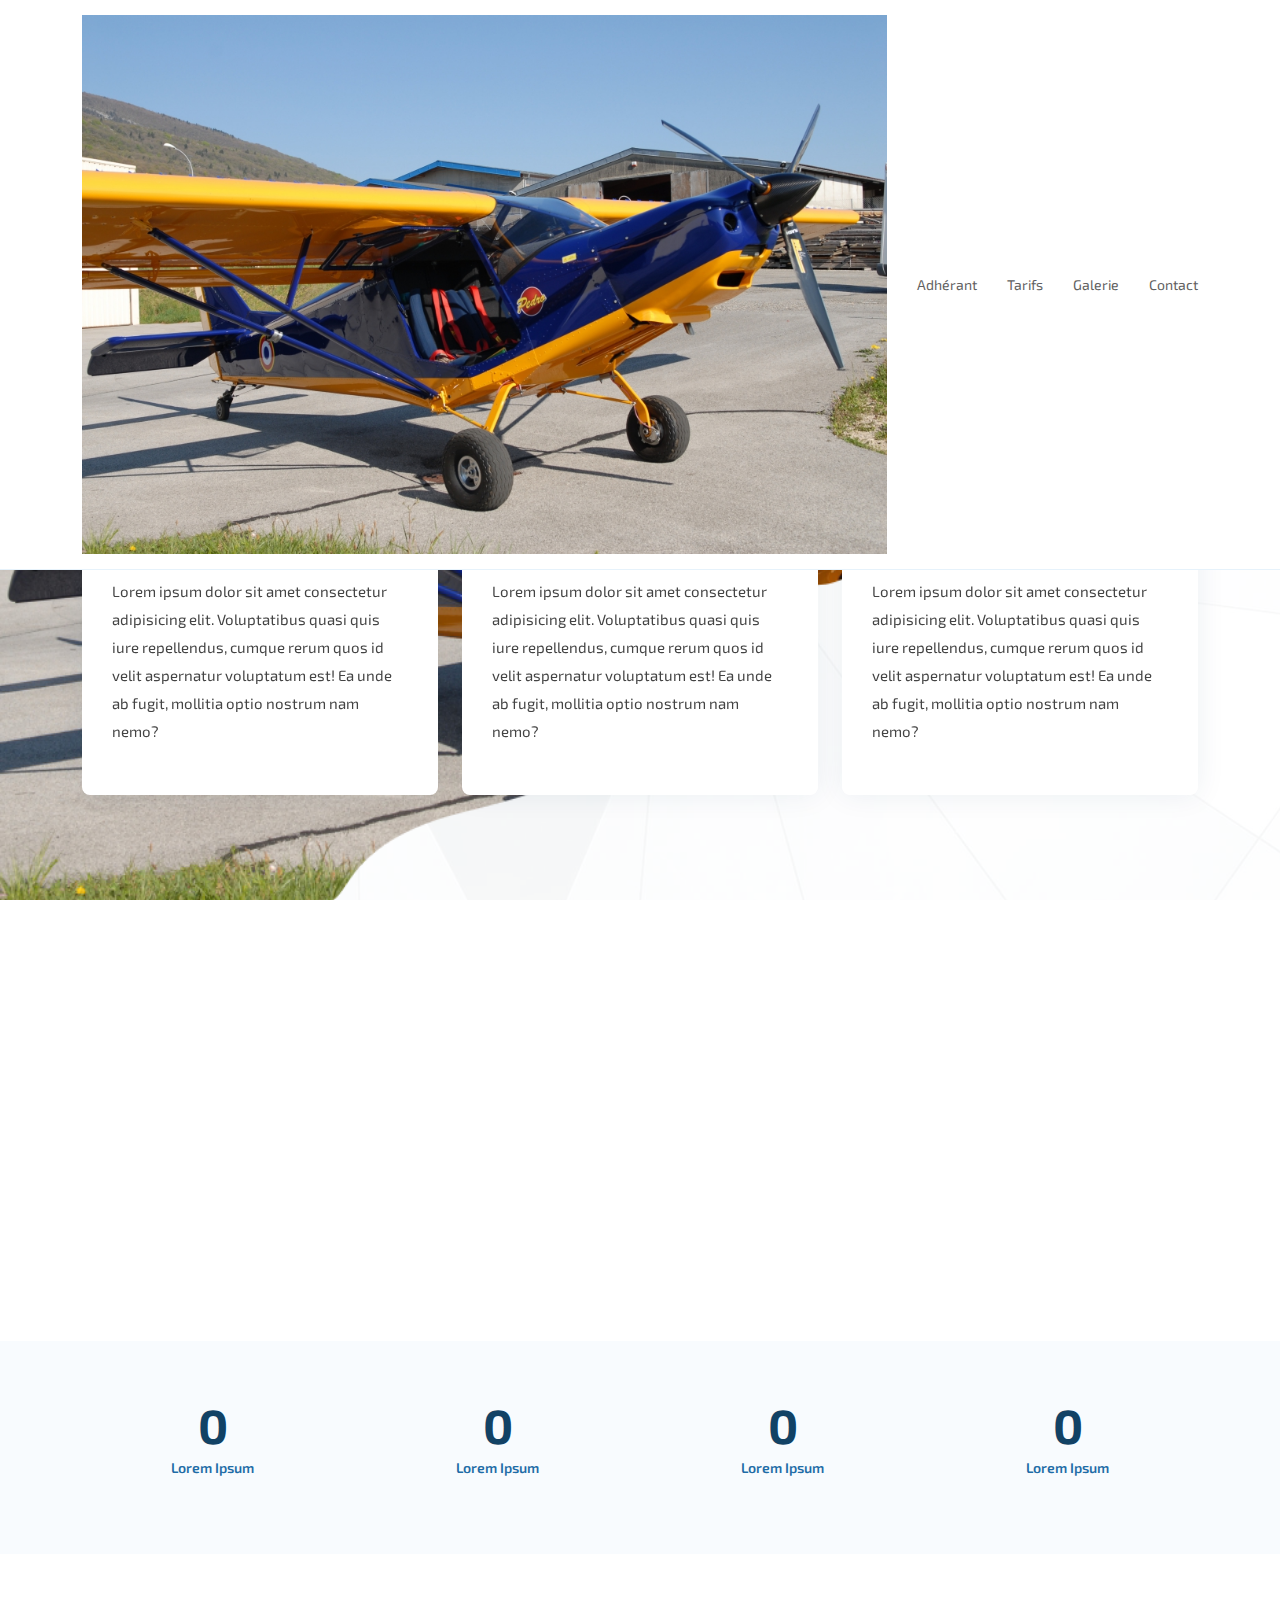
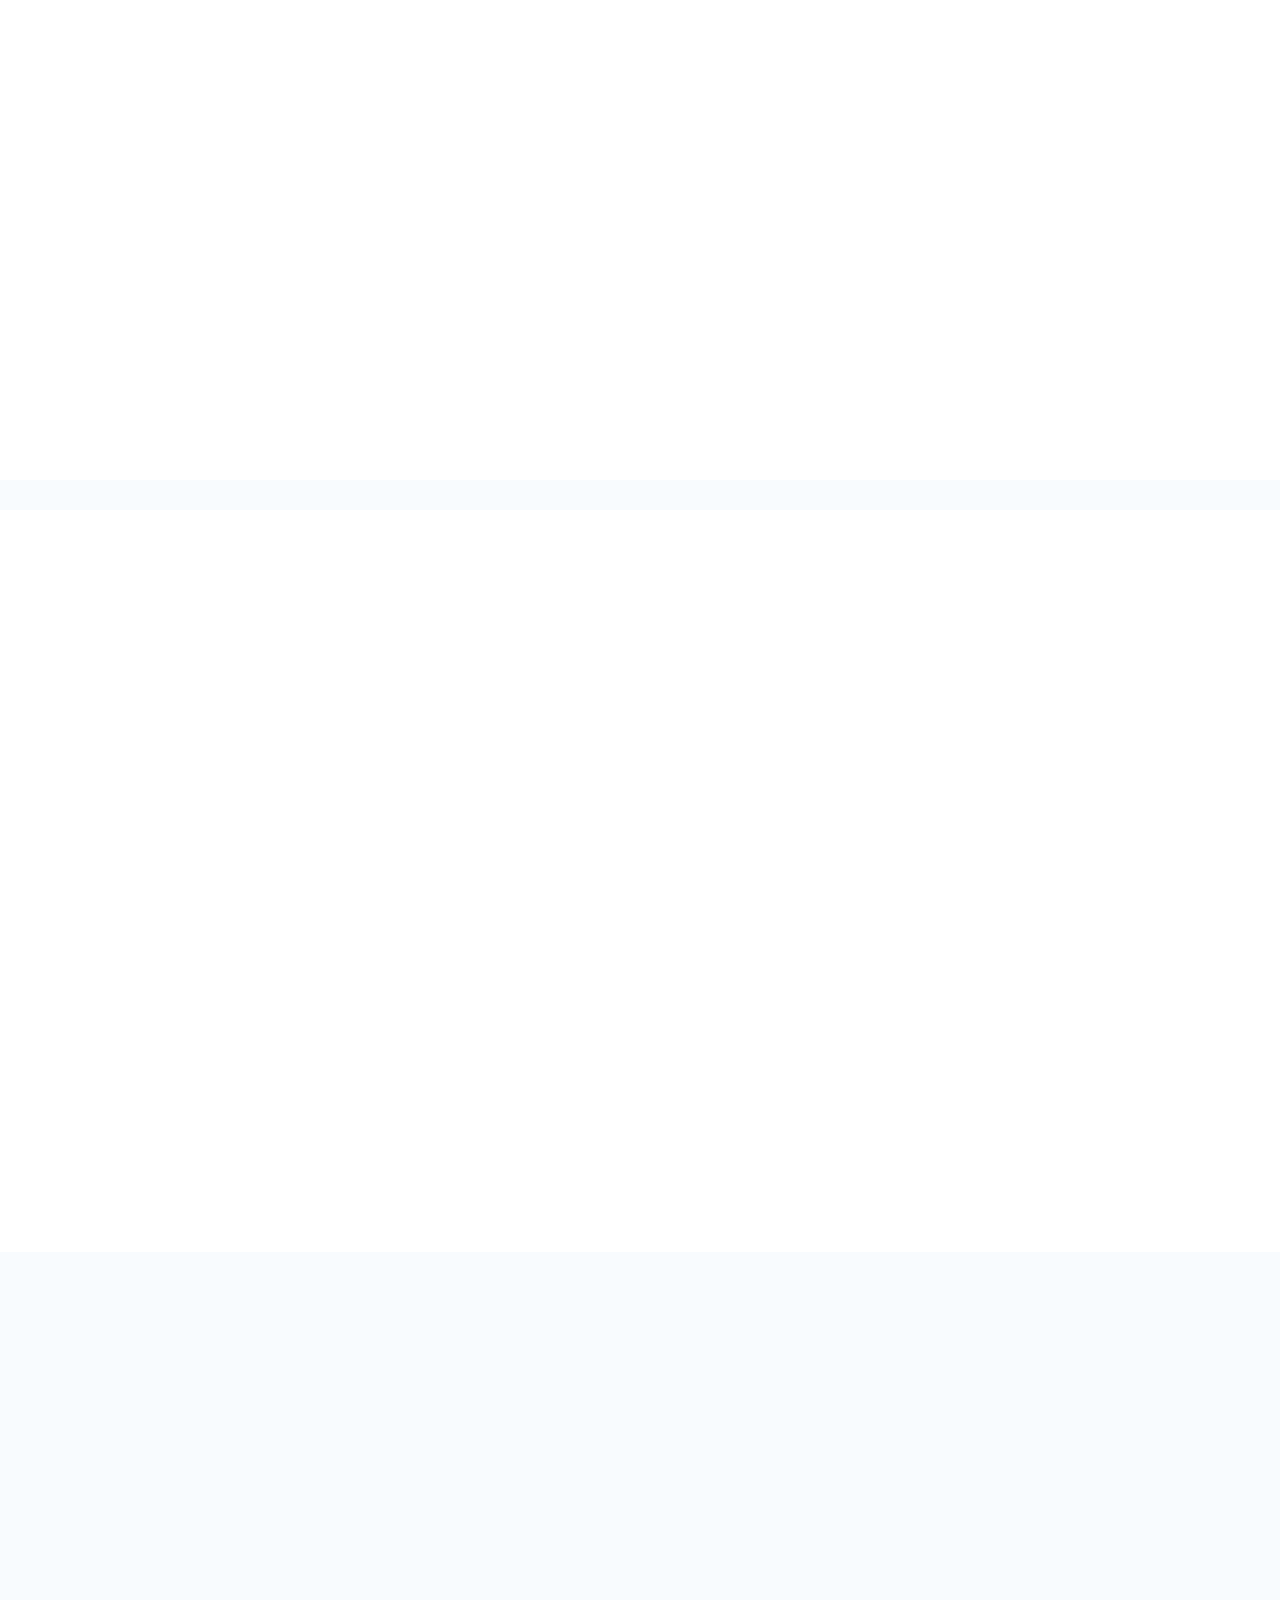
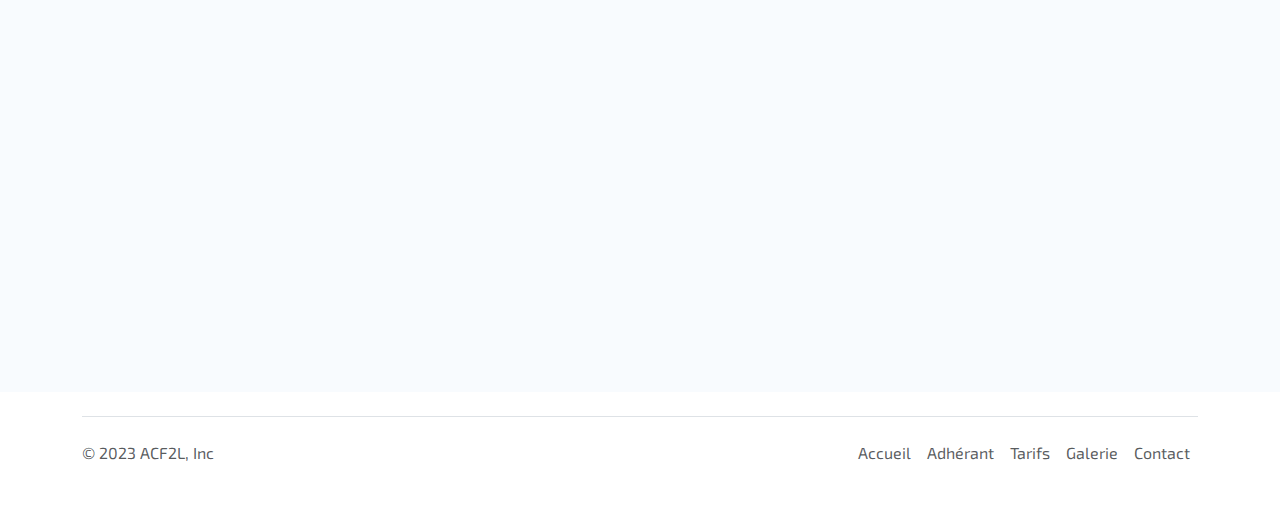
<file: accueil.html>
<!DOCTYPE html>
<html lang="en">
<head>
  <meta charset="UTF-8">
  <meta name="viewport" content="width=device-width, initial-scale=1.0">
  <title>Accueil</title>
  <link href="" rel="icon">
  <link href="assets/img/apple-touch-icon.png" rel="apple-touch-icon">
  <link href="https://fonts.googleapis.com/css?family=Open+Sans:300,300i,400,400i,600,600i,700,700i|Raleway:300,300i,400,400i,500,500i,600,600i,700,700i|Poppins:300,300i,400,400i,500,500i,600,600i,700,700i" rel="stylesheet">
  <link href="assets/vendor/aos/aos.css" rel="stylesheet">
  <link href="assets/vendor/bootstrap/css/bootstrap.min.css" rel="stylesheet">
  <link href="assets/vendor/bootstrap-icons/bootstrap-icons.css" rel="stylesheet">
  <link href="assets/vendor/boxicons/css/boxicons.min.css" rel="stylesheet">
  <link href="assets/vendor/glightbox/css/glightbox.min.css" rel="stylesheet">
  <link href="assets/vendor/remixicon/remixicon.css" rel="stylesheet">
  <link href="assets/vendor/swiper/swiper-bundle.min.css" rel="stylesheet">
  <link href="assets/css/style.css" rel="stylesheet">
</head>

<body>
  <header id="header" class="fixed-top">
    <div class="container d-flex align-items-center justify-content-between">
      <a href="accueil.html" class="logo"><img src="ressources/images/b.jpg" class="img-fluid"></a>

      <nav id="navbar" class="navbar">
        <ul>
          <li><a class="nav-link scrollto" href="#">Adhérant</a></li>
          <li><a class="nav-link scrollto" href="#">Tarifs</a></li>
          <li><a class="nav-link scrollto" href="#">Galerie</a></li>
          <li><a class="nav-link scrollto o" href="contact.html">Contact</a></li>
        </ul>
        <i class="bi bi-list mobile-nav-toggle"></i>
      </nav>

    </div>
  </header>

 
  <section id="hero" class="d-flex align-items-center">
    <img id="bg-image-hero" src="ressources/images/b-rbg.png" alt="" srcset="">
    <div class="container position-relative" data-aos="fade-up" data-aos-delay="100">
      
      <div class="row justify-content-center">
        <div class="col-xl-7 col-lg-9 text-center">
          <h1>EMBARQUEZ A BORD DE L'UN DE NOS ULM</h1>
        </div>
      </div>

      <div class="row icon-boxes">
        <div class="col-md-6 col-lg-4 d-flex align-items-stretch mb-5 mb-lg-0" data-aos="zoom-in" data-aos-delay="200">
          <div class="icon-box">
            <div class="rond1"></div>
            <h4 class="title"><a href="">Lorem Ipsum</a></h4>
            <p class="description">Lorem ipsum dolor sit amet consectetur adipisicing elit. Voluptatibus quasi quis iure repellendus, cumque rerum quos id velit aspernatur voluptatum est! Ea unde ab fugit, mollitia optio nostrum nam nemo?</p>
          </div>
        </div>

        <div class="col-md-6 col-lg-4 d-flex align-items-stretch mb-5 mb-lg-0" data-aos="zoom-in" data-aos-delay="300">
          <div class="icon-box">
            <div class="rond2"></div>
            <h4 class="title"><a href="">Lorem Ipsum</a></h4>
            <p class="description">Lorem ipsum dolor sit amet consectetur adipisicing elit. Voluptatibus quasi quis iure repellendus, cumque rerum quos id velit aspernatur voluptatum est! Ea unde ab fugit, mollitia optio nostrum nam nemo?</p>
          </div>
        </div>

        <div class="col-md-6 col-lg-4 d-flex align-items-stretch mb-5 mb-lg-0" data-aos="zoom-in" data-aos-delay="400">
          <div class="icon-box">
            <div class="rond3"></div>
            <h4 class="title"><a href="">Lorem Ipsum</a></h4>
            <p class="description">Lorem ipsum dolor sit amet consectetur adipisicing elit. Voluptatibus quasi quis iure repellendus, cumque rerum quos id velit aspernatur voluptatum est! Ea unde ab fugit, mollitia optio nostrum nam nemo?</p>
          </div>
        </div>
      </div>
    </div>
  </section>


  
  <main id="main">
    <section id="about" class="about">
      <div class="container" data-aos="fade-up">
        <div class="section-title">
          <h2>Test</h2>
          <p>Lorem ipsum dolor sit amet consectetur adipisicing elit.</p>
        </div>
        <div class="row content">
          <div class="col-lg-6">
            <p>
              Lorem ipsum dolor sit amet, consectetur adipiscing elit, sed do eiusmod tempor incididunt ut labore et dolore
              magna aliqua.
            </p>
            <ul>
              <li><i class="ri-check-double-line"></i> Lorem ipsum dolor sit amet consectetur adipisicing elit.</li>
              <li><i class="ri-check-double-line"></i> Lorem ipsum dolor sit amet consectetur adipisicing elit.</li>
              <li><i class="ri-check-double-line"></i> Lorem ipsum dolor sit amet consectetur adipisicing elit.</li>
            </ul>
          </div>
          <div class="col-lg-6 pt-4 pt-lg-0">
            <p>
              Lorem ipsum dolor sit amet consectetur adipisicing elit.
              Voluptates quos doloribus eveniet ex voluptatum quas ducimus maiores earum unde minima.
              Velit neque ullam doloremque magni suscipit tempore odio, blanditiis aperiam!
            </p>
            <a href="#" class="btn-learn-more">En savoir plus</a>
          </div>
        </div>
      </div>
    </section>




    <section id="counts" class="counts section-bg">
      <div class="container">
        <div class="row justify-content-end">
          <div class="col-lg-3 col-md-5 col-6 d-md-flex align-items-md-stretch">
            <div class="count-box">
              <span data-purecounter-start="0" data-purecounter-end="20" data-purecounter-duration="2" class="purecounter"></span>
              <p>Lorem Ipsum</p>
            </div>
          </div>

          <div class="col-lg-3 col-md-5 col-6 d-md-flex align-items-md-stretch">
            <div class="count-box">
              <span data-purecounter-start="0" data-purecounter-end="20" data-purecounter-duration="2" class="purecounter"></span>
              <p>Lorem Ipsum</p>
            </div>
          </div>

          <div class="col-lg-3 col-md-5 col-6 d-md-flex align-items-md-stretch">
            <div class="count-box">
              <span data-purecounter-start="0" data-purecounter-end="20" data-purecounter-duration="2" class="purecounter"></span>
              <p>Lorem Ipsum</p>
            </div>
          </div>

          <div class="col-lg-3 col-md-5 col-6 d-md-flex align-items-md-stretch">
            <div class="count-box">
              <span data-purecounter-start="0" data-purecounter-end="20" data-purecounter-duration="2" class="purecounter"></span>
              <p>Lorem Ipsum</p>
            </div>
          </div>
        </div>
      </div>
    </section>



    <section id="about-video" class="about-video">
      <div class="container" data-aos="fade-up">
        <div class="row">
          <div class="col-lg-6 video-box align-self-baseline" data-aos="fade-right" data-aos-delay="100">
            <img src="ressources/images/b.jpg" class="img-fluid" alt="">
          </div>

          <div class="col-lg-6 pt-3 pt-lg-0 content" data-aos="fade-left" data-aos-delay="100">
            <h3>Lorem ipsum dolor sit amet, consectetur adipiscing elit.</h3>
            <p class="fst-italic">
              Lorem ipsum dolor sit amet, consectetur adipiscing elit, sed do eiusmod tempor incididunt ut labore et dolore
              magna aliqua.
            </p>
            <ul>
              <li><i class="bx bx-check-double"></i> Lorem ipsum dolor sit amet, consectetur adipiscing elit.</li>
              <li><i class="bx bx-check-double"></i> Lorem ipsum dolor sit amet, consectetur adipiscing elit.</li>
              <li><i class="bx bx-check-double"></i> Lorem ipsum dolor sit amet, consectetur adipiscing elit.</li>
              <li><i class="bx bx-check-double"></i> Lorem ipsum dolor sit amet, consectetur adipiscing elit.</li>
            </ul>
            <p>
              Lorem ipsum dolor, sit amet consectetur adipisicing elit.
              Architecto voluptatibus cumque doloribus mollitia aperiam odio ad unde ratione minus.
              Architecto porro atque totam reiciendis non accusantium voluptas ea dicta velit.
            </p>
          </div>
        </div>
      </div>
    </section>



    <section id="clients" class="clients section-bg">
      <div class="container">
        <div class="row">
          <div class="col-lg-2 col-md-4 col-6 d-flex align-items-center justify-content-center" data-aos="zoom-in">
          </div>

          <div class="col-lg-2 col-md-4 col-6 d-flex align-items-center justify-content-center" data-aos="zoom-in">
          </div>

          <div class="col-lg-2 col-md-4 col-6 d-flex align-items-center justify-content-center" data-aos="zoom-in">
          </div>

          <div class="col-lg-2 col-md-4 col-6 d-flex align-items-center justify-content-center" data-aos="zoom-in">
          </div>

          <div class="col-lg-2 col-md-4 col-6 d-flex align-items-center justify-content-center" data-aos="zoom-in">
          </div>

          <div class="col-lg-2 col-md-4 col-6 d-flex align-items-center justify-content-center" data-aos="zoom-in">
          </div>
        </div>
      </div>
    </section>




    <section id="testimonials" class="testimonials">
      <div class="container" data-aos="fade-up">
        <div class="section-title">
          <h2>Review</h2>
          <p>Lorem ipsum dolor sit amet, consectetur adipisicing elit. Cum earum aliquam neque eligendi, officia animi sit alias ex dicta officiis beatae provident quam molestiae odio quia, enim exercitationem, possimus qui!</p>
        </div>
        <div class="testimonials-slider swiper" data-aos="fade-up" data-aos-delay="100">
          <div class="swiper-wrapper">
            <div class="swiper-slide">
              <div class="testimonial-item">
                <p>
                  <i class="bx bxs-quote-alt-left quote-icon-left"></i>
                  Lorem ipsum dolor sit amet consectetur, adipisicing elit. Rem, quasi itaque. Vitae quam corrupti voluptate aut voluptatum? Ducimus perferendis itaque, suscipit molestiae, inventore vel incidunt officia velit libero error architecto!
                  <i class="bx bxs-quote-alt-right quote-icon-right"></i>
                </p>
                <img src="ressources/images/team-1.PNG" class="testimonial-img" alt="">
                <h3>PRENOM NOM</h3>
              </div>
            </div>

            <div class="swiper-slide">
              <div class="testimonial-item">
                <p>
                  <i class="bx bxs-quote-alt-left quote-icon-left"></i>
                  Lorem ipsum dolor sit amet consectetur, adipisicing elit. Rem, quasi itaque. Vitae quam corrupti voluptate aut voluptatum? Ducimus perferendis itaque, suscipit molestiae, inventore vel incidunt officia velit libero error architecto!
                  <i class="bx bxs-quote-alt-right quote-icon-right"></i>
                </p>
                <img src="ressources/images/team-1.PNG" class="testimonial-img" alt="">
                <h3>PRENOM NOM</h3>
              </div>
            </div>

            <div class="swiper-slide">
              <div class="testimonial-item">
                <p>
                  <i class="bx bxs-quote-alt-left quote-icon-left"></i>
                  Lorem ipsum dolor sit amet consectetur, adipisicing elit. Rem, quasi itaque. Vitae quam corrupti voluptate aut voluptatum? Ducimus perferendis itaque, suscipit molestiae, inventore vel incidunt officia velit libero error architecto!
                  <i class="bx bxs-quote-alt-right quote-icon-right"></i>
                </p>
                <img src="ressources/images/team-1.PNG" class="testimonial-img" alt="">
                <h3>PRENOM NOM</h3>
              </div>
            </div>

            <div class="swiper-slide">
              <div class="testimonial-item">
                <p>
                  <i class="bx bxs-quote-alt-left quote-icon-left"></i>
                  Lorem ipsum dolor sit amet consectetur, adipisicing elit. Rem, quasi itaque. Vitae quam corrupti voluptate aut voluptatum? Ducimus perferendis itaque, suscipit molestiae, inventore vel incidunt officia velit libero error architecto!
                  <i class="bx bxs-quote-alt-right quote-icon-right"></i>
                </p>
                <img src="ressources/images/team-1.PNG" class="testimonial-img" alt="">
                <h3>PRENOM NOM</h3>
              </div>
            </div>

            <div class="swiper-slide">
              <div class="testimonial-item">
                <p>
                  <i class="bx bxs-quote-alt-left quote-icon-left"></i>
                  Lorem ipsum dolor sit amet consectetur, adipisicing elit. Rem, quasi itaque. Vitae quam corrupti voluptate aut voluptatum? Ducimus perferendis itaque, suscipit molestiae, inventore vel incidunt officia velit libero error architecto!
                  <i class="bx bxs-quote-alt-right quote-icon-right"></i>
                </p>
                <img src="ressources/images/team-1.PNG" class="testimonial-img" alt="">
                <h3>PRENOM NOM</h3>
              </div>
            </div>
          </div>
          <div class="swiper-pagination"></div>
        </div>
      </div>
    </section>



    <section id="services" class="services section-bg">
      <div class="container" data-aos="fade-up">

        <div class="section-title">
          <h2>Les évènements à venir</h2>
          <p>Lorem ipsum dolor sit amet consectetur adipisicing elit. Quis aut hic provident dolorem dolore temporibus animi nemo numquam tempore vero repellendus enim modi perspiciatis eius veritatis cum, asperiores ab aliquid?</p>
        </div>

        <div class="row">
          <div class="col-lg-4 col-md-6 d-flex align-items-stretch" data-aos="zoom-in" data-aos-delay="100">
            <div class="icon-box iconbox">
              <h4><a href="">Lorem Ipsum</a></h4>
              <img class="img-evenement" src="ressources/images/b.jpg" alt="" srcset="">
              <p>Voluptatum deleniti atque corrupti quos dolores et quas molestias excepturi</p>
            </div>
          </div>

          <div class="col-lg-4 col-md-6 d-flex align-items-stretch mt-4 mt-md-0" data-aos="zoom-in" data-aos-delay="200">
            <div class="icon-box iconbox">
              <h4><a href="">Lorem Ipsum</a></h4>
              <img class="img-evenement" src="ressources/images/b.jpg" alt="" srcset="">
              <p>Duis aute irure dolor in reprehenderit in voluptate velit esse cillum dolore</p>
            </div>
          </div>

          <div class="col-lg-4 col-md-6 d-flex align-items-stretch mt-4 mt-lg-0" data-aos="zoom-in" data-aos-delay="300">
            <div class="icon-box iconbox">
              <h4><a href="">Lorem Ipsum</a></h4>
              <img class="img-evenement" src="ressources/images/b.jpg" alt="" srcset="">
              <p>Excepteur sint occaecat cupidatat non proident, sunt in culpa qui officia</p>
            </div>
          </div>
        </div>
      </div>
    </section>



   
    <!-- <section id="pricing" class="pricing">
      <div class="container" data-aos="fade-up">

        <div class="section-title">
          <h2>Pricing</h2>
          <p>Magnam dolores commodi suscipit. Necessitatibus eius consequatur ex aliquid fuga eum quidem. Sit sint consectetur velit. Quisquam quos quisquam cupiditate. Et nemo qui impedit suscipit alias ea. Quia fugiat sit in iste officiis commodi quidem hic quas.</p>
        </div>

        <div class="row">

          <div class="col-lg-4 col-md-6" data-aos="zoom-im" data-aos-delay="100">
            <div class="box">
              <h3>Free</h3>
              <h4><sup>$</sup>0<span> / month</span></h4>
              <ul>
                <li>Aida dere</li>
                <li>Nec feugiat nisl</li>
                <li>Nulla at volutpat dola</li>
                <li class="na">Pharetra massa</li>
                <li class="na">Massa ultricies mi</li>
              </ul>
              <div class="btn-wrap">
                <a href="#" class="btn-buy">Buy Now</a>
              </div>
            </div>
          </div>

          <div class="col-lg-4 col-md-6 mt-4 mt-md-0" data-aos="zoom-in" data-aos-delay="100">
            <div class="box featured">
              <h3>Business</h3>
              <h4><sup>$</sup>19<span> / month</span></h4>
              <ul>
                <li>Aida dere</li>
                <li>Nec feugiat nisl</li>
                <li>Nulla at volutpat dola</li>
                <li>Pharetra massa</li>
                <li class="na">Massa ultricies mi</li>
              </ul>
              <div class="btn-wrap">
                <a href="#" class="btn-buy">Buy Now</a>
              </div>
            </div>
          </div>

          <div class="col-lg-4 col-md-6 mt-4 mt-lg-0" data-aos="zoom-in" data-aos-delay="100">
            <div class="box">
              <h3>Developer</h3>
              <h4><sup>$</sup>29<span> / month</span></h4>
              <ul>
                <li>Aida dere</li>
                <li>Nec feugiat nisl</li>
                <li>Nulla at volutpat dola</li>
                <li>Pharetra massa</li>
                <li>Massa ultricies mi</li>
              </ul>
              <div class="btn-wrap">
                <a href="#" class="btn-buy">Buy Now</a>
              </div>
            </div>
          </div>

        </div>

      </div>
    </section> -->
  </main>

  <div class="container">
    <footer class="d-flex flex-wrap justify-content-between align-items-center py-3 my-4 border-top">
      <p class="col-md-4 mb-0 text-body-secondary">© 2023 ACF2L, Inc</p>
      <ul class="nav col-md-4 justify-content-end">
        <li class="nav-item"><a href="accueil.html" class="nav-link px-2 text-body-secondary">Accueil</a></li>
        <li class="nav-item"><a href="#" class="nav-link px-2 text-body-secondary">Adhérant</a></li>
        <li class="nav-item"><a href="#" class="nav-link px-2 text-body-secondary">Tarifs</a></li>
        <li class="nav-item"><a href="#" class="nav-link px-2 text-body-secondary">Galerie</a></li>
        <li class="nav-item"><a href="contact.html" class="nav-link px-2 text-body-secondary">Contact</a></li>
      </ul>
    </footer>
  </div>

  <div id="preloader"></div>
  <a href="#" class="back-to-top d-flex align-items-center justify-content-center"><i class="bi bi-arrow-up-short"></i></a>

  <script src="assets/vendor/purecounter/purecounter_vanilla.js"></script>
  <script src="assets/vendor/aos/aos.js"></script>
  <script src="assets/vendor/bootstrap/js/bootstrap.bundle.min.js"></script>
  <script src="assets/vendor/glightbox/js/glightbox.min.js"></script>
  <script src="assets/vendor/isotope-layout/isotope.pkgd.min.js"></script>
  <script src="assets/vendor/swiper/swiper-bundle.min.js"></script>
  <script src="assets/vendor/php-email-form/validate.js"></script>
  <script src="assets/js/main.js"></script>

</body>

</html>
</file>
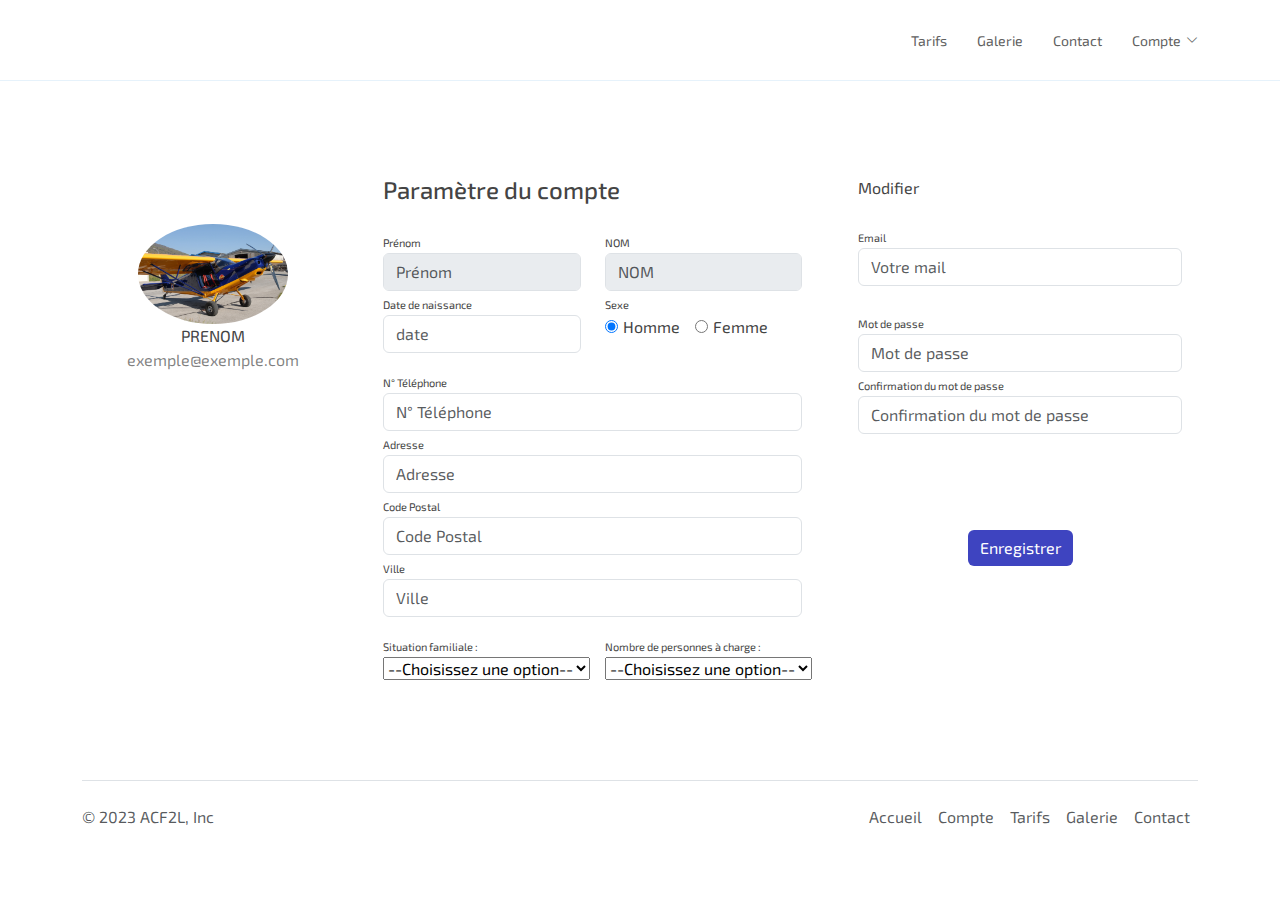
<file: compte.html>
<!DOCTYPE html>
<html lang="en">

<head>
    <meta charset="UTF-8">
    <meta name="viewport" content="width=device-width, initial-scale=1.0">
    <title>Compte</title>
    <link href="" rel="icon">
    <link href="assets/img/apple-touch-icon.png" rel="apple-touch-icon">
    <link
        href="https://fonts.googleapis.com/css?family=Open+Sans:300,300i,400,400i,600,600i,700,700i|Raleway:300,300i,400,400i,500,500i,600,600i,700,700i|Poppins:300,300i,400,400i,500,500i,600,600i,700,700i"
        rel="stylesheet">
    <link href="assets/vendor/aos/aos.css" rel="stylesheet">
    <link href="assets/vendor/bootstrap/css/bootstrap.min.css" rel="stylesheet">
    <link href="assets/vendor/bootstrap-icons/bootstrap-icons.css" rel="stylesheet">
    <link href="assets/vendor/boxicons/css/boxicons.min.css" rel="stylesheet">
    <link href="assets/vendor/glightbox/css/glightbox.min.css" rel="stylesheet">
    <link href="assets/vendor/remixicon/remixicon.css" rel="stylesheet">
    <link href="assets/vendor/swiper/swiper-bundle.min.css" rel="stylesheet">
    <link href="assets/css/compte.css" rel="stylesheet">
</head>

<body>
    <header id="header" class="fixed-top">
        <div class="container d-flex align-items-center justify-content-between">
          <a href="index.php" class="logo"><svg id="Calque_1" class="img-fluid" data-name="Calque 1" xmlns="http://www.w3.org/2000/svg" viewBox="0 0 598.45 292.25">
              <defs>
                <style>
                  .cls-1 {
                    fill: none;
                    stroke: #1d1e1d;
                    stroke-miterlimit: 10;
                    stroke-width: 7px;
                  }
    
                  .cls-2 {
                    font-size: 106px;
                    fill: #1d1e1d;
                    font-family: Helvetica;
                  }
                </style>
              </defs>
              <path class="cls-1" d="M437.72,135.78,428.53,163c-8.23,11.1-12.6-5-16-10.35l-20.54-32.86a4.37,4.37,0,0,1,3.57-7.07l54.45,3a24.3,24.3,0,0,0,8.21-1l20-5.85a8.43,8.43,0,0,1,10.5,6L504.18,172c15.65,68.89,21,9.84,21.27-3l1.7-83.23a18.45,18.45,0,0,1,6.93-14.06l49.56-39.31c23.46-18.61,7.22-40-19.58-22.22L515.41,42.23A26.52,26.52,0,0,1,499,43.51l-85.08-20.6c-12.75-3.09-68.28-14.07-8.32,21.43L456,73.43A5.65,5.65,0,0,1,457.33,82l-12.15,13.9c-67.79,53-180.27,124.06-332.27,150A701.69,701.69,0,0,1,0,255.84" /><text class="cls-2" transform="translate(34.96 242.29) rotate(-5.68)">A</text><text class="cls-2" transform="translate(110.13 234.52) rotate(-12.79)">C</text><text class="cls-2" transform="translate(188.56 216.15) rotate(-18.92)">F</text><text class="cls-2" transform="matrix(0.91, -0.41, 0.41, 0.91, 252.89, 193.78)">2</text><text class="cls-2" transform="matrix(0.87, -0.49, 0.49, 0.87, 309.45, 168.19)">L</text>
            </svg></a>
    
          <nav id="navbar" class="navbar">
            <ul>
              <li><a class="nav-link scrollto" href="tarifs.html">Tarifs</a></li>
              <li><a class="nav-link scrollto" href="galerie.html">Galerie</a></li>
              <li><a class="nav-link scrollto" href="contact.html">Contact</a></li>
              <li class="dropdown" id="accountDropdown">
                <a href="connexion.html" class="nav-link scrollto" id="dropdownToggle">Compte <i class="bi bi-chevron-down"></i></a>
                <ul class="dropdown-menu" id="dropdownMenu">
                  <li><a href="#" id="reservationLink">Réservation</a></li>
                  <li><a href="compte.html" id="profileLink">Modifier mon profil</a></li>
                  <li><a href="#" id="logoutLink">Déconnexion</a></li>
                </ul>
              </li>
            </ul>
            <i class="bi bi-list mobile-nav-toggle"></i>
          </nav>
    
        </div>
      </header>


    <main id="main">
        <div class="container rounded bg-white mt-5 mb-5">
            <div class="row">
                <div class="col-md-3 border-right">
                    <div class="d-flex flex-column align-items-center text-center p-3 py-5"><img
                            class="rounded-circle mt-5" width="150px" src="ressources/images/b.jpg"><span
                            class="font-weight-bold">PRENOM</span><span
                            class="text-black-50">exemple@exemple.com</span><span> </span></div>
                </div>
                <div class="col-md-5 border-right">
                    <div class="p-3 py-5">
                        <div class="d-flex justify-content-between align-items-center mb-3">
                            <h4 class="text-right">Paramètre du compte</h4>
                        </div>
                        <div class="row mt-2">
                            <div class="col-md-6"><label class="labels">Prénom</label><input type="text"
                                    class="form-control" placeholder="Prénom" value="" disabled></div>
                            <div class="col-md-6"><label class="labels">NOM</label><input type="text"
                                    class="form-control" value="" placeholder="NOM" disabled></div>
                            <div class="col-md-6"><label class="labels">Date de naissance</label><input
                                    type="datedenaissance" class="form-control" value="" placeholder="date"></div>
                            <div class="col-md-6"><label class="labels">Sexe</label><br><input type="radio" id="homme"
                                    name="drone" value="Homme" checked /><label for="homme" id="h">Homme</label><input
                                    type="radio" id="femme" name="drone" value="Femme" /><label for="Femme"
                                    id="f">Femme</label></div>

                        </div>
                        <div class="row mt-3">
                            <div class="col-md-12"><label class="labels">N° Téléphone</label><input type="text"
                                    name="tel" class="form-control" placeholder="N° Téléphone" value=""></div>
                            <div class="col-md-12"><label class="labels">Adresse</label><input type="text"
                                    name="adresse" class="form-control" placeholder="Adresse" value=""></div>
                            <div class="col-md-12"><label class="labels">Code Postal</label><input type="text"
                                    class="form-control" placeholder="Code Postal" value=""></div>
                            <div class="col-md-12"><label class="labels">Ville</label><input type="text"
                                    class="form-control" placeholder="Ville" value=""></div>
                        </div>
                        <div class="row mt-3">
                            <div class="col-md-6"><label class="labels" for="situation">Situation familiale :</label>
                                <select name="situation" id="situation-select">
                                    <option value="">--Choisissez une option--</option>
                                    <option value="Célibataire">Célibataire</option>
                                    <option value="Séparé(e)">Séparé(e)</option>
                                    <option value="Divorcé(e)">Divorcé(e)</option>
                                    <option value="Veuf(ve)">Veuf(ve)</option>
                                    <option value="Marié(e)">Marié(e)</option>
                                    <option value="Pacsé">Pacsé(e)</option>
                                </select>
                            </div>
                            <div class="col-md-6"><label class="labels" for="charge">Nombre de personnes à charge
                                    :</label>
                                <select name="charge" id="personne-select">
                                    <option value="">--Choisissez une option--</option>
                                    <option value="1">1</option>
                                    <option value="2">2</option>
                                    <option value="3">3</option>
                                    <option value="4">4</option>
                                    <option value="5">5</option>
                                    <option value="6">6</option>
                                    <option value="7">7</option>
                                    <option value="8">8</option>
                                    <option value="9">9</option>
                                </select>
                            </div>
                        </div>
                    </div>
                </div>
                <div class="col-md-4">
                    <div class="p-3 py-5">
                        <div class="d-flex justify-content-between align-items-center experience"><span>Modifier</span>
                        </div><br>
                        <div class="col-md-12"><label class="labels">Email</label><input type="maild" name="mail"
                                class="form-control" placeholder="Votre mail" value=""></div><br>
                        <div class="col-md-12"><label class="labels">Mot de passe</label><input type="password"
                                name="mdp" class="form-control" placeholder="Mot de passe" value=""></div>
                        <div class="col-md-12"><label class="labels">Confirmation du mot de passe</label><input
                                type="password" class="form-control" placeholder="Confirmation du mot de passe"
                                value=""></div>
                    </div>
                    <div class="mt-5 text-center"><button class="btn btn-primary profile-button"
                            type="button">Enregistrer</button></div>
                </div>
            </div>
        </div>
        </div>
        </div>
    </main>

    <div class="container footer-bg">
        <footer class="d-flex flex-wrap justify-content-between align-items-center py-3 my-4 border-top">
            <p class="col-md-4 mb-0 text-body-secondary">© 2023 ACF2L, Inc</p>
            <ul class="nav col-md-4 justify-content-end">
                <li class="nav-item"><a href="index.php" class="nav-link px-2 text-body-secondary">Accueil</a></li>
                <li class="nav-item"><a href="compte.html" class="nav-link px-2 text-body-secondary">Compte</a></li>
                <li class="nav-item"><a href="tarifs.html" class="nav-link px-2 text-body-secondary">Tarifs</a></li>
                <li class="nav-item"><a href="galerie.html" class="nav-link px-2 text-body-secondary">Galerie</a></li>
                <li class="nav-item"><a href="contact.html" class="nav-link px-2 text-body-secondary">Contact</a></li>
            </ul>
        </footer>
    </div>

    <div id="preloader"></div>
    <a href="#" class="back-to-top d-flex align-items-center justify-content-center"><i
            class="bi bi-arrow-up-short"></i></a>

    <script src="assets/vendor/purecounter/purecounter_vanilla.js"></script>
    <script src="assets/vendor/aos/aos.js"></script>
    <script src="assets/vendor/bootstrap/js/bootstrap.bundle.min.js"></script>
    <script src="assets/vendor/glightbox/js/glightbox.min.js"></script>
    <script src="assets/vendor/isotope-layout/isotope.pkgd.min.js"></script>
    <script src="assets/vendor/swiper/swiper-bundle.min.js"></script>
    <script src="assets/vendor/php-email-form/validate.js"></script>
    <script src="assets/js/main.js"></script>
</body>

</html>
</file>
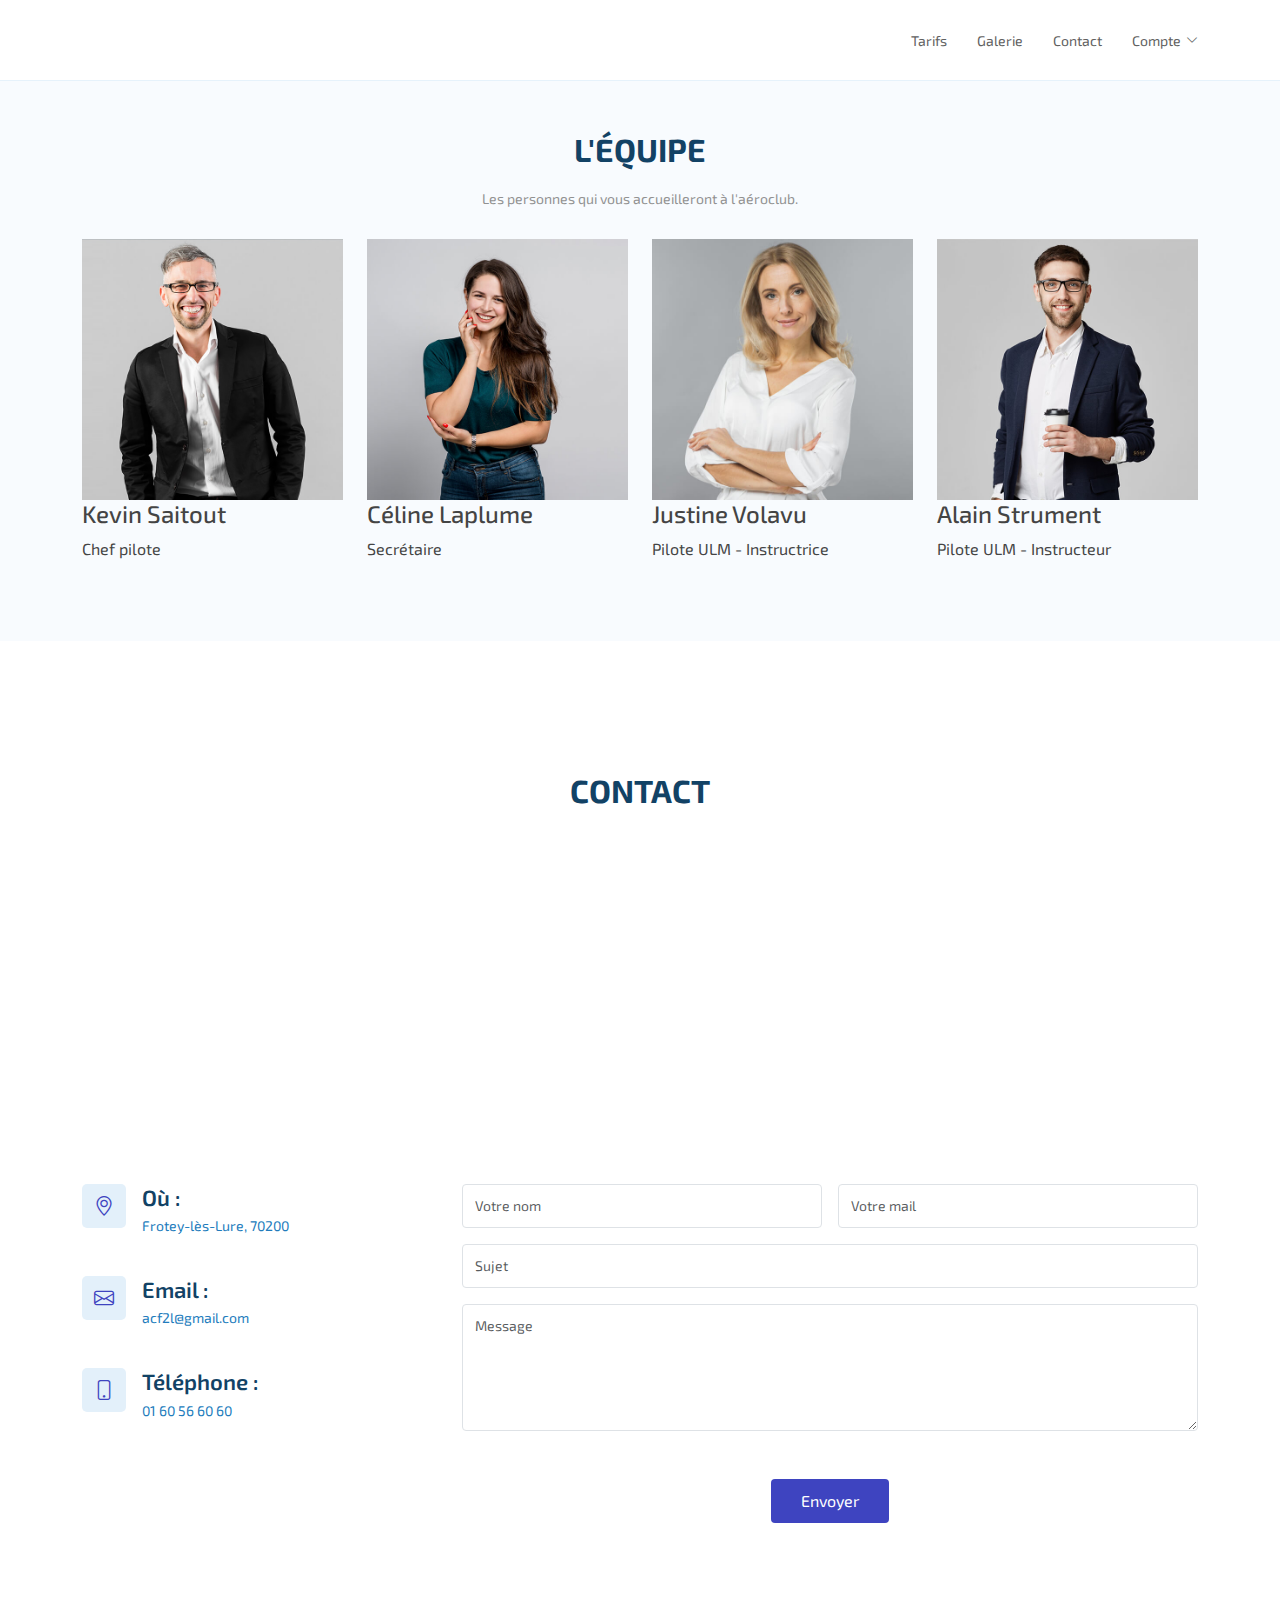
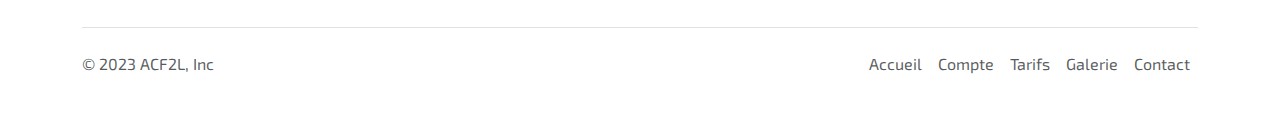
<file: contact.html>
<!DOCTYPE html>
<html lang="en">

<head>
  <meta charset="UTF-8">
  <meta name="viewport" content="width=device-width, initial-scale=1.0">
  <title>Contact</title>
  <link href="assets/img/apple-touch-icon.png" rel="apple-touch-icon">
  <link
    href="https://fonts.googleapis.com/css?family=Open+Sans:300,300i,400,400i,600,600i,700,700i|Raleway:300,300i,400,400i,500,500i,600,600i,700,700i|Poppins:300,300i,400,400i,500,500i,600,600i,700,700i"
    rel="stylesheet">
  <link href="assets/vendor/aos/aos.css" rel="stylesheet">
  <link href="assets/vendor/bootstrap/css/bootstrap.min.css" rel="stylesheet">
  <link href="assets/vendor/bootstrap-icons/bootstrap-icons.css" rel="stylesheet">
  <link href="assets/vendor/boxicons/css/boxicons.min.css" rel="stylesheet">
  <link href="assets/vendor/glightbox/css/glightbox.min.css" rel="stylesheet">
  <link href="assets/vendor/remixicon/remixicon.css" rel="stylesheet">
  <link href="assets/vendor/swiper/swiper-bundle.min.css" rel="stylesheet">
  <link href="assets/css/contact.css" rel="stylesheet">
</head>

<body>
  <header id="header" class="fixed-top">
    <div class="container d-flex align-items-center justify-content-between">
      <a href="index.php" class="logo"><svg id="Calque_1" class="img-fluid" data-name="Calque 1"
          xmlns="http://www.w3.org/2000/svg" viewBox="0 0 598.45 292.25">
          <defs>
            <style>
              .cls-1 {
                fill: none;
                stroke: #1d1e1d;
                stroke-miterlimit: 10;
                stroke-width: 7px;
              }

              .cls-2 {
                font-size: 106px;
                fill: #1d1e1d;
                font-family: Helvetica;
              }
            </style>
          </defs>
          <path class="cls-1"
            d="M437.72,135.78,428.53,163c-8.23,11.1-12.6-5-16-10.35l-20.54-32.86a4.37,4.37,0,0,1,3.57-7.07l54.45,3a24.3,24.3,0,0,0,8.21-1l20-5.85a8.43,8.43,0,0,1,10.5,6L504.18,172c15.65,68.89,21,9.84,21.27-3l1.7-83.23a18.45,18.45,0,0,1,6.93-14.06l49.56-39.31c23.46-18.61,7.22-40-19.58-22.22L515.41,42.23A26.52,26.52,0,0,1,499,43.51l-85.08-20.6c-12.75-3.09-68.28-14.07-8.32,21.43L456,73.43A5.65,5.65,0,0,1,457.33,82l-12.15,13.9c-67.79,53-180.27,124.06-332.27,150A701.69,701.69,0,0,1,0,255.84" />
          <text class="cls-2" transform="translate(34.96 242.29) rotate(-5.68)">A</text><text class="cls-2"
            transform="translate(110.13 234.52) rotate(-12.79)">C</text><text class="cls-2"
            transform="translate(188.56 216.15) rotate(-18.92)">F</text><text class="cls-2"
            transform="matrix(0.91, -0.41, 0.41, 0.91, 252.89, 193.78)">2</text><text class="cls-2"
            transform="matrix(0.87, -0.49, 0.49, 0.87, 309.45, 168.19)">L</text>
        </svg></a>

      <nav id="navbar" class="navbar">
        <ul>
          <li><a class="nav-link scrollto" href="tarifs.html">Tarifs</a></li>
          <li><a class="nav-link scrollto" href="galerie.html">Galerie</a></li>
          <li><a class="nav-link scrollto" href="contact.html">Contact</a></li>
          <li class="dropdown" id="accountDropdown">
            <a class="nav-link scrollto" id="dropdownToggle">Compte <i class="bi bi-chevron-down"></i></a>
            <ul class="dropdown-menu" id="dropdownMenu">
              <li><a href="#" id="reservationLink">Réservation</a></li>
              <li><a href="compte.html" id="profileLink">Modifier mon profil</a></li>
              <li><a href="#" id="logoutLink">Déconnexion</a></li>
              
              <li><a href="reservation.html" id="reservationLink">Réservation</a></li>
              <li><a href="compte.php" id="profileLink">Modifier mon profil</a></li>
              <li><a href="index.php" id="logoutLink">Déconnexion</a></li>
            </ul>
          </li>
        </ul>
        <i class="bi bi-list mobile-nav-toggle"></i>
      </nav>

    </div>
  </header>

  <section id="team" class="team section-bg">
    <div class="container" data-aos="fade-up">
      <div class="section-title">
        <h2>L'équipe</h2>
        <p>Les personnes qui vous accueilleront à l'aéroclub.</p>
      </div>
      <div class="row">
        <div class="col-lg-3 col-md-6 d-flex align-items-stretch" data-aos="fade-up" data-aos-delay="100">
          <div class="member">
            <div class="member-img">
              <img src="assets/img/team/team-1.jpg" class="img-fluid" alt="">
            </div>
            <div class="member-info">
              <h4>Kevin Saitout</h4>
              <span>Chef pilote</span>
            </div>
          </div>
        </div>

        <div class="col-lg-3 col-md-6 d-flex align-items-stretch" data-aos="fade-up" data-aos-delay="200">
          <div class="member">
            <div class="member-img">
              <img src="assets/img/team/team-2.jpg" class="img-fluid" alt="">
            </div>
            <div class="member-info">
              <h4>Céline Laplume</h4>
              <span>Secrétaire</span>
            </div>
          </div>
        </div>

        <div class="col-lg-3 col-md-6 d-flex align-items-stretch" data-aos="fade-up" data-aos-delay="300">
          <div class="member">
            <div class="member-img">
              <img src="assets/img/team/team-4.jpg" class="img-fluid" alt="">
            </div>
            <div class="member-info">
              <h4>Justine Volavu</h4>
              <span>Pilote ULM - Instructrice</span>
            </div>
          </div>
        </div>

        <div class="col-lg-3 col-md-6 d-flex align-items-stretch" data-aos="fade-up" data-aos-delay="400">
          <div class="member">
            <div class="member-img">
              <img src="assets/img/team/team-3.jpg" class="img-fluid" alt="">
            </div>
            <div class="member-info">
              <h4>Alain Strument</h4>
              <span>Pilote ULM - Instructeur</span>
            </div>
          </div>
        </div>
      </div>
    </div>
  </section>


  <section id="contact" class="contact">
    <div class="container" data-aos="fade-up">

      <div class="section-title">
        <h2>Contact</h2>

      </div>

      <div>
        <iframe style="border:0; width: 100%; height: 270px;"
          src="https://www.google.com/maps/embed?pb=!1m18!1m12!1m3!1d21498.83107633415!2d6.525373171412941!3d47.658121262415335!2m3!1f0!2f0!3f0!3m2!1i1024!2i768!4f13.1!3m3!1m2!1s0x4792437fee64b107%3A0xdd04a44d382f330b!2s70200%20Frotey-l%C3%A8s-Lure!5e0!3m2!1sfr!2sfr!4v1704812484258!5m2!1sfr!2sfr"
          width="600" height="450" style="border:0;" allowfullscreen="" loading="lazy"
          referrerpolicy="no-referrer-when-downgrade"></iframe>
      </div>
      <div class="row mt-5">
        <div class="col-lg-4">
          <div class="info">
            <div class="address">
              <i class="bi bi-geo-alt"></i>
              <h4>Où :</h4>
              <p>Frotey-lès-Lure, 70200 </p>
            </div>
            <div class="email">
              <i class="bi bi-envelope"></i>
              <h4>Email :</h4>
              <p>acf2l@gmail.com</p>
            </div>
            <div class="phone">
              <i class="bi bi-phone"></i>
              <h4>Téléphone :</h4>
              <p>01 60 56 60 60</p>
            </div>
          </div>
        </div>
        <div class="col-lg-8 mt-5 mt-lg-0">
          <form action="forms/contact.php" method="post" role="form" class="php-email-form">
            <div class="row gy-2 gx-md-3">
              <div class="col-md-6 form-group">
                <input type="text" name="name" class="form-control" id="name" placeholder="Votre nom" required>
              </div>
              <div class="col-md-6 form-group">
                <input type="email" class="form-control" name="email" id="email" placeholder="Votre mail" required>
              </div>
              <div class="form-group col-12">
                <input type="text" class="form-control" name="subject" id="subject" placeholder="Sujet" required>
              </div>
              <div class="form-group col-12">
                <textarea class="form-control" name="message" rows="5" placeholder="Message" required></textarea>
              </div>
              <div class="my-3 col-12">
                <div class="loading">Chargement</div>
                <div class="error-message"></div>
                <div class="sent-message">Votre message est envoyé, merci !</div>
              </div>
              <div class="text-center col-12"><button type="submit">Envoyer</button></div>
            </div>
          </form>
        </div>
      </div>
    </div>
  </section>
  </main>

  <div class="container">
    <footer class="d-flex flex-wrap justify-content-between align-items-center py-3 my-4 border-top">
      <p class="col-md-4 mb-0 text-body-secondary">© 2023 ACF2L, Inc</p>
      <ul class="nav col-md-4 justify-content-end">
        <li class="nav-item"><a href="index.php" class="nav-link px-2 text-body-secondary">Accueil</a></li>
        <li class="nav-item"><a href="compte.html" class="nav-link px-2 text-body-secondary">Compte</a></li>
        <li class="nav-item"><a href="tarifs.html" class="nav-link px-2 text-body-secondary">Tarifs</a></li>
        <li class="nav-item"><a href="galerie.html" class="nav-link px-2 text-body-secondary">Galerie</a></li>
        <li class="nav-item"><a href="contact.html" class="nav-link px-2 text-body-secondary">Contact</a></li>
      </ul>
    </footer>
  </div>

  <div id="preloader"></div>
  <a href="#" class="back-to-top d-flex align-items-center justify-content-center"><i
      class="bi bi-arrow-up-short"></i></a>

  <script src="assets/vendor/purecounter/purecounter_vanilla.js"></script>
  <script src="assets/vendor/aos/aos.js"></script>
  <script src="assets/vendor/bootstrap/js/bootstrap.bundle.min.js"></script>
  <script src="assets/vendor/glightbox/js/glightbox.min.js"></script>
  <script src="assets/vendor/isotope-layout/isotope.pkgd.min.js"></script>
  <script src="assets/vendor/swiper/swiper-bundle.min.js"></script>
  <script src="assets/vendor/php-email-form/validate.js"></script>
  <script src="assets/js/main.js"></script>

</body>

</html>
</file>
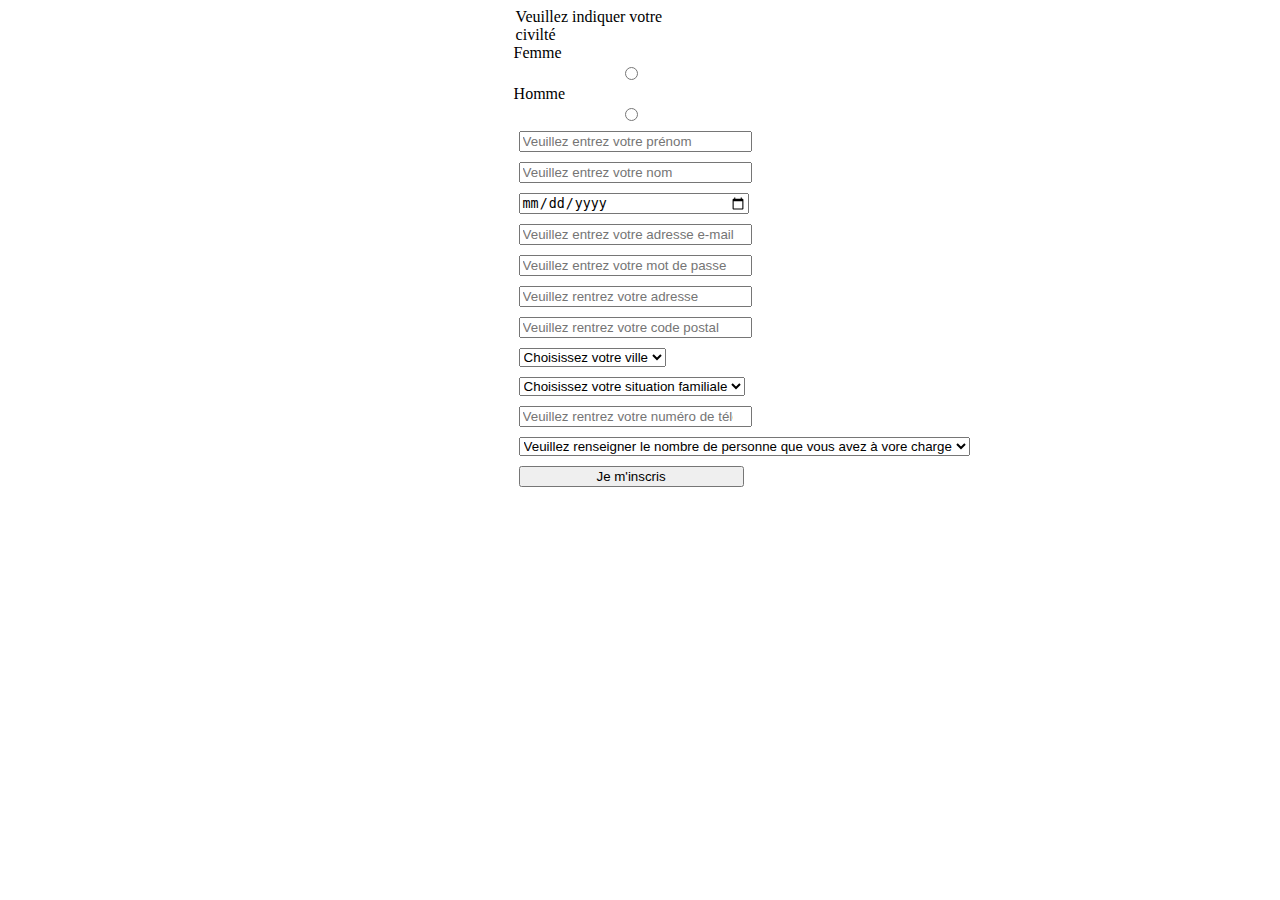
<file: form.html>
<!DOCTYPE html>
<html lang="fr">

<head>
    <meta charset="UTF-8">

    <title>exemple formulaire</title>
</head>

<body>



    <style>
        input {

            margin: 5px;
            width: 225px;
        }

        select {
            margin: 5px;
        }

        form {
            margin-left: 40%;
            margin-right: 45%;

        }
    </style>





    <form action="exec.php" method="POST">
        <legend>Veuillez indiquer votre civilté</legend>
        Femme <input name="0" for="f" type="radio"> <br>
        Homme <input name="1" for="h" type="radio"><br>

        <input required type="text" name="prenom" placeholder="Veuillez entrez votre prénom"><br>
        <input required type="text" name="nom" placeholder="Veuillez entrez votre nom"><br>
        <input required type="date" name="datedenaissance"
            placeholder="Veuillez renseigner votre date de naissance"><br>
        <input required type="email" name="mail" placeholder="Veuillez entrez votre adresse e-mail"><br>
        <input required type="password" name="mdp" placeholder="Veuillez entrez votre mot de passe"><br>
        
        <input required type="text" name="adresse" placeholder="Veuillez rentrez votre adresse"><br>
        <input required type="number" name="codepostal" minlength="5" maxlength="5"
            placeholder="Veuillez rentrez votre code postal">
        <select required value="ville" name="ville"><br>
            <option>Choisissez votre ville</option>
            <option name="villea">Ville A</option>
            <option name="villeb">Ville B</option>
            <option name="villec">Ville C</option>
        </select><br>

        <select required name="situation"><br>
            <option value="">Choisissez votre situation familiale</option>
            <option name="marié">Marié.e</option>
            <option name="pacsé">Pacsé.e</option>
            <option name="divorcé">Divorcé.e</option>
            <option name="celib">Célibataire</option>
        </select><br>

        <input required type="number" name="tel" minlength="10" maxlength="10"
            placeholder="Veuillez rentrez votre numéro de téléphone portable"><br>

        <select requiredname="charge"><br>
            <option value="">Veuillez renseigner le nombre de personne que vous avez à vore charge</option>
            <option name="0" value="0">0</option>
            <option name="1" value="1">1</option>
            <option value="2">2</option>
            <option value="3">3</option>
        </select><br>

        <input required type="submit" name="submit" value="Je m'inscris">



    </form>



</body>

</html>
</file>
<file: assets/css/style.css>
@import url('https://fonts.googleapis.com/css2?family=Exo+2:wght@700&display=swap');

body {
  font-family: 'Exo 2', sans-serif;
  color: #444444;
}

a {
  color: #606060;
  text-decoration: none;
}

a:hover {
  color: #3E44C0;
  text-decoration: none;
}

h1, h2, h3, h4, h5, h6 {
  font-family: 'Exo 2', sans-serif;
}

.api {
  margin: auto;
  width: 20%;
  padding: 2% 5%;
  background-color: white;
  border-radius: 10px;
  box-shadow: 0 0 10px rgba(0, 0, 0, 0.15);
  z-index: 3;
  opacity: 0.5; /* Opacité initiale */
  transition: opacity 0.3s ease-in-out; /* Animation de transition */
}

.api:hover {
  opacity: 1; /* Opacité au survol */
}

#Calque_1{

  
  width: 8vw;
 
}
.cls-1{
  stroke-dasharray:1400;
  stroke-dashoffset: 1400;
  animation: trait 4s ease-out forwards;
}

.cls-2 {
  opacity: 0;
  animation: text 2s ease forwards;
  animation-delay: 2s; 
}

@keyframes text {
to {
  opacity: 1;
}
}

@keyframes trait{
to{
 fill-opacity: 1;
 stroke-dashoffset: 0 ;
}
} 




.back-to-top {
  position: fixed;
  visibility: hidden;
  opacity: 0;
  right: 15px;
  bottom: 15px;
  z-index: 996;
  background: #3E44C0;
  width: 40px;
  height: 40px;
  border-radius: 4px;
  transition: all 0.4s;
}

.back-to-top i {
  font-size: 28px;
  color: #fff;
  line-height: 0;
}

.back-to-top:hover {
  background: #3e9bdd;
  color: #fff;
}

.back-to-top.active {
  visibility: visible;
  opacity: 1;
}






#preloader {
  position: fixed;
  top: 0;
  left: 0;
  right: 0;
  bottom: 0;
  z-index: 9999;
  overflow: hidden;
  background: #fff;
}

#preloader:before {
  content: "";
  position: fixed;
  top: calc(50% - 30px);
  left: calc(50% - 30px);
  border: 6px solid #3E44C0;
  border-top-color: #fff;
  border-bottom-color: #fff;
  border-radius: 50%;
  width: 60px;
  height: 60px;
  animation: animate-preloader 1s linear infinite;
}

@keyframes animate-preloader {
  0% {
    transform: rotate(0deg);
  }

  100% {
    transform: rotate(360deg);
  }
}






@media screen and (max-width: 768px) {
  [data-aos-delay] {
    transition-delay: 0 !important;
  }
}


#header {
  transition: all 0.5s;
  background: #fff;
  z-index: 997;
  padding: 15px 0;
  border-bottom: 1px solid #e6f2fb;
}

#header.header-scrolled {
  border-color: #fff;
  box-shadow: 0px 2px 15px rgba(18, 66, 101, 0.08);
}

#header #Calque_1 {
  font-size: 28px;
  margin: 0;
  padding: 0;
  line-height: 1;
  font-weight: 300;
  letter-spacing: 0.5px;
  font-family: 'Exo 2', sans-serif;
}

#header #Calque_1 a {
  color: #16507b;
}

#header #Calque_1 img {
  max-height: 40px;
}

@media (max-width: 992px) {
  #header #Calque_1 {
    font-size: 28px;
  }
}








.navbar {
  padding: 0;
}

.navbar ul {
  margin: 0;
  padding: 0;
  display: flex;
  list-style: none;
  align-items: center;
}

.navbar li {
  position: relative;
}

.navbar a, .navbar a:focus {
  display: flex;
  align-items: center;
  justify-content: space-between;
  padding: 10px 0 10px 30px;
  font-size: 14px;
  color: #606060;
  white-space: nowrap;
  transition: 0.3s;
}

.navbar a i, .navbar a:focus i {
  font-size: 12px;
  line-height: 0;
  margin-left: 5px;
}

.navbar a:hover, .navbar .active, .navbar .active:focus, .navbar li:hover>a {
  color: black;
}

.navbar .getstarted, .navbar .getstarted:focus {
  background: #606060;
  padding: 8px 20px;
  margin-left: 30px;
  border-radius: 4px;
  color: #fff;
}

.navbar .getstarted:hover, .navbar .getstarted:focus:hover {
  color: #fff;
  background: #606060;
}

.dropdown-menu {
  display: none;
}

.dropdown.show .dropdown-menu {
  display: block;
}

#dropdownMenu {
  width: 200px;
  padding: 10px; 
}

#dropdownMenu li {
  width: 100%;
}

@media screen and (max-width: 767px) {
  #dropdownMenu {
      width: 95%; 
      max-height: 100%;
      height: 90%;
  }

  #dropdownMenu li {
      width: 100%; 
      text-align: center;
      margin-bottom: 5px; 
  }
}






.mobile-nav-toggle {
  color: #606060;
  font-size: 28px;
  cursor: pointer;
  display: none;
  line-height: 0;
  transition: 0.5s;
}

.mobile-nav-toggle.bi-x {
  color: #fff;
}

@media (max-width: 991px) {
  .mobile-nav-toggle {
    display: block;
  }

  .navbar ul {
    display: none;
  }
}

.navbar-mobile {
  position: fixed;
  overflow: hidden;
  top: 0;
  right: 0;
  left: 0;
  bottom: 0;
  background: rgba(10, 38, 58, 0.9);
  transition: 0.3s;
  z-index: 999;
}

.navbar-mobile .mobile-nav-toggle {
  position: absolute;
  top: 15px;
  right: 15px;
}

.navbar-mobile ul {
  display: block;
  position: absolute;
  top: 55px;
  right: 15px;
  bottom: 15px;
  left: 15px;
  padding: 10px 0;
  background-color: #fff;
  overflow-y: auto;
  transition: 0.3s;
}

.navbar-mobile a, .navbar-mobile a:focus {
  padding: 10px 20px;
  font-size: 15px;
  color: #606060;
}

.navbar-mobile a:hover, .navbar-mobile .active, .navbar-mobile li:hover>a {
  color: black;
}

.navbar-mobile .getstarted, .navbar-mobile .getstarted:focus {
  margin: 15px;
}



.wrapper {
  position: fixed;
  right: -370px;
  bottom: 70px;
  max-width: 345px;
  width: 100%;
  background: #fff;
  border-radius: 8px;
  padding: 15px 25px 22px;
  transition: all 0.3s ease;
  box-shadow: 0 5px 10px rgba(0, 0, 0, 0.1);
  z-index: 10;
}

.wrapper.show {
  right: 20px;
}

.title-box {
  display: flex;
  align-items: center;
  column-gap: 15px;
  color: #4070f4;
  margin-bottom: 15px;
}

.title-box i {
  font-size: 32px;
}

.title-box h3 {
  font-size: 24px;
  font-weight: 500;
}

.info {
  margin-bottom: 15px;
}

.info p {
  font-size: 16px;
  font-weight: 400;
  color: #333;
}

.info p a {
  color: #4070f4;
  text-decoration: none;
}

.info p a:hover {
  text-decoration: underline;
}

.buttons {
  display: flex;
  justify-content: space-between;
  align-items: center;
  width: 100%;
}

.button {
  width: calc(100% / 2 - 10px);
  padding: 8px 0;
  border: none;
  border-radius: 4px;
  background-color: #4070f4;
  color: #fff;
  cursor: pointer;
  transition: all 0.2s ease;
}

.button:hover {
  background-color: #031bf1;
}



#hero {
  width: 100%;
  height: 100vh;
  position: relative;
  background: url("../img/hero-bg.jpg") top center;
  background-size: cover;
}

#hero:before {
  content: "";
  background: rgba(255, 255, 255, 0.8);
  position: absolute;
  bottom: 0;
  top: 0;
  left: 0;
  right: 0;
}

#hero .container {
  padding-top: 80px;
}

#hero h1 {
  margin: 0;
  font-size: 56px;
  font-weight: 700;
  line-height: 72px;
  color: #ffffff;
  font-family: 'Exo 2', sans-serif;
  /* -webkit-text-stroke-width: 0.5px; */
  -webkit-text-stroke-color: black;
}

#hero h2 {
  color: #5e5e5e;
  margin: 10px 0 0 0;
  font-size: 22px;
}

#hero .btn-get-started {
  font-family: 'Exo 2', sans-serif;
  font-weight: 500;
  font-size: 14px;
  letter-spacing: 0.5px;
  display: inline-block;
  padding: 14px 50px;
  border-radius: 5px;
  transition: 0.5s;
  margin-top: 30px;
  color: #fff;
  background: #3E44C0;
}

#hero .btn-get-started:hover {
  background: #3194db;
}

#hero .icon-boxes {
  margin-top: 100px;
}

#hero .icon-box {
  padding: 50px 30px;
  position: relative;
  overflow: hidden;
  background: #fff;
  box-shadow: 0 0 29px 0 rgba(18, 66, 101, 0.08);
  transition: all 0.3s ease-in-out;
  border-radius: 8px;
  z-index: 1;
}

#hero .icon-box .title {
  font-weight: 700;
  margin-bottom: 15px;
  font-size: 18px;
}

#hero .icon-box .title a {
  color: #124265;
  transition: 0.3s;
}

#hero .icon-box .description {
  font-size: 15px;
  line-height: 28px;
  margin-bottom: 0;
}

#hero .icon-box .rond1 {
  margin-bottom: 20px;
  padding-top: 10px;
  display: inline-block;
  transition: all 0.3s ease-in-out;
  height: 36px;
  width: 36px;
  border-radius: 50%;
  line-height: 1;
  background-color: #3E44C0;
}
#hero .icon-box .rond2 {
  margin-bottom: 20px;
  padding-top: 10px;
  display: inline-block;
  transition: all 0.3s ease-in-out;
  height: 36px;
  width: 36px;
  border-radius: 50%;
  line-height: 1;
  background-color: #E7E7E7;
}
#hero .icon-box .rond3 {
  margin-bottom: 20px;
  padding-top: 10px;
  display: inline-block;
  transition: all 0.3s ease-in-out;
  height: 36px;
  width: 36px;
  border-radius: 50%;
  line-height: 1;
  background-color: #E5BD55;
}


#hero .icon-box:hover {
  transform: scale(1.08);
}

#hero .icon-box:hover .title a {
  color: #3E44C0;
}

@media (min-width: 1024px) {
  #hero {
    background-attachment: fixed;
  }
}

@media (max-height: 800px) {
  #hero {
    height: auto;
  }
}

@media (max-width: 992px) {
  #hero {
    height: auto;
  }

  #hero h1 {
    font-size: 28px;
    line-height: 36px;
  }

  #hero h2 {
    font-size: 18px;
    line-height: 24px;
  }
}

#bg-image-hero{
  position: absolute;
  top: 0;
  left: 0;
  width: 100vw;
  height: 100vh;
  z-index: 0;
}





section {
  padding: 80px 0;
  overflow: hidden;
}

.section-bg {
  background-color: #f8fbfe;
}

.section-title {
  text-align: center;
  padding-bottom: 30px;
}

.section-title h2 {
  font-size: 32px;
  font-weight: bold;
  text-transform: uppercase;
  margin-bottom: 20px;
  padding-bottom: 0;
  color: #124265;
}

.section-title p {
  margin-bottom: 0;
  font-size: 14px;
  color: #919191;
}






.about .content h3 {
  font-weight: 600;
  font-size: 26px;
}

.about .content ul {
  list-style: none;
  padding: 0;
}

.about .content ul li {
  padding-left: 28px;
  position: relative;
}

.about .content ul li+li {
  margin-top: 10px;
}

.about .content ul i {
  position: absolute;
  left: 0;
  top: 2px;
  font-size: 20px;
  color: #3E44C0;
  line-height: 1;
}

.about .content p:last-child {
  margin-bottom: 0;
}

.about .content .btn-learn-more {
  font-family: 'Exo 2', sans-serif;
  font-weight: 600;
  font-size: 14px;
  letter-spacing: 1px;
  display: inline-block;
  padding: 12px 32px;
  border-radius: 5px;
  transition: 0.3s;
  line-height: 1;
  color: #3E44C0;
  animation-delay: 0.8s;
  margin-top: 6px;
  border: 2px solid #3E44C0;
}

.about .content .btn-learn-more:hover {
  background: #E5BD55;
  color: #fff;
  text-decoration: none;
}







.counts {
  padding: 60px 0;
}

.counts .count-box {
  width: 100%;
  text-align: center;
}

.counts .count-box span {
  font-size: 48px;
  line-height: 48px;
  display: block;
  font-weight: 700;
  color: #124265;
  margin-left: 80px;
  margin: auto;
}

.counts .count-box p {
  padding: 8px 0 0 0;
  font-family: 'Exo 2', sans-serif;
  font-weight: 600;
  font-size: 14px;
  color: #1e6ca6;
}






.about-video .content {
  font-size: 15px;
}

.about-video .content h3 {
  font-weight: 700;
  font-size: 24px;
  color: #124265;
}

.about-video .content ul {
  list-style: none;
  padding: 0;
}

.about-video .content ul li {
  padding-bottom: 10px;
  padding-left: 28px;
  position: relative;
}

.about-video .content ul i {
  font-size: 24px;
  color: #3E44C0;
  position: absolute;
  left: 0;
  top: -2px;
}

.about-video .content p:last-child {
  margin-bottom: 0;
}

.about-video .play-btn {
  width: 94px;
  height: 94px;
  background: radial-gradient(#3E44C0 50%, rgba(36, 135, 206, 0.4) 52%);
  border-radius: 50%;
  display: block;
  position: absolute;
  left: calc(50% - 47px);
  top: calc(50% - 47px);
  overflow: hidden;
}

.about-video .play-btn::after {
  content: "";
  position: absolute;
  left: 50%;
  top: 50%;
  transform: translateX(-40%) translateY(-50%);
  width: 0;
  height: 0;
  border-top: 10px solid transparent;
  border-bottom: 10px solid transparent;
  border-left: 15px solid #fff;
  z-index: 100;
  transition: all 400ms cubic-bezier(0.55, 0.055, 0.675, 0.19);
}

.about-video .play-btn::before {
  content: "";
  position: absolute;
  width: 120px;
  height: 120px;
  animation-delay: 0s;
  animation: pulsate-btn 2s;
  animation-direction: forwards;
  animation-iteration-count: infinite;
  animation-timing-function: steps;
  opacity: 1;
  border-radius: 50%;
  border: 5px solid rgba(36, 135, 206, 0.7);
  top: -15%;
  left: -15%;
  background: rgba(198, 16, 0, 0);
}

.about-video .play-btn:hover::after {
  border-left: 15px solid #3E44C0;
  transform: scale(20);
}

.about-video .play-btn:hover::before {
  content: "";
  position: absolute;
  left: 50%;
  top: 50%;
  transform: translateX(-40%) translateY(-50%);
  width: 0;
  height: 0;
  border: none;
  border-top: 10px solid transparent;
  border-bottom: 10px solid transparent;
  border-left: 15px solid #fff;
  z-index: 200;
  animation: none;
  border-radius: 0;
}

@keyframes pulsate-btn {
  0% {
    transform: scale(0.6, 0.6);
    opacity: 1;
  }

  100% {
    transform: scale(1, 1);
    opacity: 0;
  }
}








.clients {
  padding: 15px 0;
  text-align: center;
}

.clients img {
  max-width: 45%;
  transition: all 0.4s ease-in-out;
  display: inline-block;
  padding: 15px 0;
  filter: grayscale(100);
}

.clients img:hover {
  filter: none;
  transform: scale(1.15);
}

@media (max-width: 768px) {
  .clients img {
    max-width: 40%;
  }
}







.testimonials .testimonials-carousel, .testimonials .testimonials-slider {
  overflow: hidden;
}

.testimonials .testimonial-item {
  box-sizing: content-box;
  text-align: center;
  min-height: 320px;
}

.testimonials .testimonial-item .testimonial-img {
  width: 90px;
  border-radius: 50%;
  margin: 0 auto;
}

.testimonials .testimonial-item h3 {
  font-size: 18px;
  font-weight: bold;
  margin: 10px 0 5px 0;
  color: #111;
}

.testimonials .testimonial-item h4 {
  font-size: 14px;
  color: #999;
  margin: 0;
}

.testimonials .testimonial-item .quote-icon-left, .testimonials .testimonial-item .quote-icon-right {
  color: #c9e3f5;
  font-size: 26px;
}

.testimonials .testimonial-item .quote-icon-left {
  display: inline-block;
  left: -5px;
  position: relative;
}

.testimonials .testimonial-item .quote-icon-right {
  display: inline-block;
  right: -5px;
  position: relative;
  top: 10px;
}

.testimonials .testimonial-item p {
  font-style: italic;
  margin: 0 15px 15px 15px;
  padding: 20px;
  background: #f3f9fd;
  position: relative;
  margin-bottom: 35px;
  border-radius: 6px;
}

.testimonials .testimonial-item p::after {
  content: "";
  width: 0;
  height: 0;
  border-top: 20px solid #f3f9fd;
  border-right: 20px solid transparent;
  border-left: 20px solid transparent;
  position: absolute;
  bottom: -20px;
  left: calc(50% - 20px);
}

.testimonials .swiper-pagination {
  margin-top: 20px;
  position: relative;
}

.testimonials .swiper-pagination .swiper-pagination-bullet {
  width: 12px;
  height: 12px;
  background-color: #fff;
  opacity: 1;
  border: 1px solid #3E44C0;
}

.testimonials .swiper-pagination .swiper-pagination-bullet-active {
  background-color: #3E44C0;
}








.services .icon-box {
  text-align: center;
  padding: 70px 20px 80px 20px;
  transition: all ease-in-out 0.3s;
  background: #fff;
  box-shadow: 0px 5px 90px 0px rgba(110, 123, 131, 0.05);
}

.services .icon-box .icon {
  margin: 0 auto;
  width: 100px;
  height: 100px;
  display: flex;
  align-items: center;
  justify-content: center;
  transition: ease-in-out 0.3s;
  position: relative;
}

.services .icon-box .icon i {
  font-size: 36px;
  transition: 0.5s;
  position: relative;
}

.services .icon-box .icon svg {
  position: absolute;
  top: 0;
  left: 0;
}

.services .icon-box .icon svg path {
  transition: 0.5s;
  fill: #f5f5f5;
}

.services .icon-box h4 {
  font-weight: 600;
  margin: 10px 0 15px 0;
  font-size: 22px;
}

.services .icon-box h4 a {
  color: #124265;
  transition: ease-in-out 0.3s;
}

.services .icon-box p {
  line-height: 24px;
  font-size: 14px;
  margin-bottom: 0;
}

.services .icon-box:hover {
  border-color: #fff;
  box-shadow: 0px 0 35px 0 rgba(0, 0, 0, 0.08);
}

.services .iconbox-blue i {
  color: #47aeff;
}

.services .iconbox-blue:hover .icon i {
  color: #fff;
}

.services .iconbox-blue:hover .icon path {
  fill: #47aeff;
}

.services .iconbox-orange i {
  color: #ffa76e;
}

.services .iconbox-orange:hover .icon i {
  color: #fff;
}

.services .iconbox-orange:hover .icon path {
  fill: #ffa76e;
}

.services .iconbox-pink i {
  color: #e80368;
}

.services .iconbox-pink:hover .icon i {
  color: #fff;
}

.services .iconbox-pink:hover .icon path {
  fill: #e80368;
}

.services .iconbox-yellow i {
  color: #ffbb2c;
}

.services .iconbox-yellow:hover .icon i {
  color: #fff;
}

.services .iconbox-yellow:hover .icon path {
  fill: #ffbb2c;
}

.services .iconbox-red i {
  color: #ff5828;
}

.services .iconbox-red:hover .icon i {
  color: #fff;
}

.services .iconbox-red:hover .icon path {
  fill: #ff5828;
}

.services .iconbox-teal i {
  color: #11dbcf;
}

.services .iconbox-teal:hover .icon i {
  color: #fff;
}

.services .iconbox-teal:hover .icon path {
  fill: #11dbcf;
}

.img-evenement{
  width: 250px;
  height: 200px;
}








.team .member {
  margin-bottom: 20px;
  overflow: hidden;
  text-align: center;
  border-radius: 4px;
  background: #fff;
  box-shadow: 0px 2px 15px rgba(18, 66, 101, 0.08);
}

.team .member .member-img {
  position: relative;
  overflow: hidden;
}

.team .member .social {
  position: absolute;
  left: 0;
  bottom: 0;
  right: 0;
  height: 40px;
  opacity: 0;
  transition: ease-in-out 0.3s;
  text-align: center;
  background: rgba(255, 255, 255, 0.85);
  display: inline-flex;
  align-items: center;
  justify-content: center;
}

.team .member .social a {
  transition: color 0.3s;
  color: #124265;
  margin: 0 10px;
  display: inline-block;
}

.team .member .social a:hover {
  color: #3E44C0;
}

.team .member .social i {
  font-size: 18px;
  margin: 0 2px;
  line-height: 0;
}

.team .member .member-info {
  padding: 25px 15px;
}

.team .member .member-info h4 {
  font-weight: 700;
  margin-bottom: 5px;
  font-size: 18px;
  color: #124265;
}

.team .member .member-info span {
  display: block;
  font-size: 13px;
  font-weight: 400;
  color: #aaaaaa;
}

.team .member .member-info p {
  font-style: italic;
  font-size: 14px;
  line-height: 26px;
  color: #777777;
}

.team .member:hover .social {
  opacity: 1;
}








.pricing .box {
  padding: 40px 20px;
  text-align: center;
  border-radius: 8px;
  position: relative;
  overflow: hidden;
  background: #fefefe;
  box-shadow: 0px 5px 90px 0px rgba(110, 123, 131, 0.1);
}

.pricing .box h3 {
  font-weight: 400;
  padding: 15px;
  font-size: 18px;
  text-transform: uppercase;
  font-weight: 600;
  color: #124265;
}

.pricing .box h4 {
  font-size: 42px;
  color: #3E44C0;
  font-weight: 500;
  font-family: 'Exo 2', sans-serif;
  margin-bottom: 20px;
}

.pricing .box h4 sup {
  font-size: 20px;
  top: -15px;
  left: -3px;
}

.pricing .box h4 span {
  color: #bababa;
  font-size: 16px;
  font-weight: 300;
}

.pricing .box ul {
  padding: 0;
  list-style: none;
  color: #124265;
  text-align: center;
  line-height: 20px;
  font-size: 14px;
}

.pricing .box ul li {
  padding-bottom: 16px;
}

.pricing .box ul .na {
  color: #ccc;
  text-decoration: line-through;
}

.pricing .box .btn-wrap {
  padding: 15px;
  text-align: center;
}

.pricing .box .btn-buy {
  display: inline-block;
  padding: 10px 40px;
  border-radius: 4px;
  color: #3E44C0;
  transition: none;
  font-size: 14px;
  font-weight: 400;
  font-family: 'Exo 2', sans-serif;
  font-weight: 600;
  transition: 0.3s;
  border: 2px solid #3E44C0;
}

.pricing .box .btn-buy:hover {
  background: #3E44C0;
  color: #fff;
}

.pricing .featured {
  background: #3E44C0;
}

.pricing .featured h3, .pricing .featured h4, .pricing .featured h4 span, .pricing .featured ul, .pricing .featured ul .na {
  color: #fff;
}

.pricing .featured .btn-wrap {
  padding: 15px;
  text-align: center;
}

.pricing .featured .btn-buy {
  color: #fff;
  border: 2px solid #fff;
}

.pricing .featured .btn-buy:hover {
  background: #fff;
  color: #3E44C0;
}
</file>
<file: assets/css/compte.css>
@import url('https://fonts.googleapis.com/css2?family=Exo+2:wght@700&display=swap');

body {
/*   width: 100%;
    position: relative;
    background: url("../img/hero-bg.jpg") top center;
    background-size: cover; */
  font-family: 'Exo 2', sans-serif;
  color: #444444;
}

a {
  color: #606060;
  text-decoration: none;
}

a:hover {
  color: #3E44C0;
  text-decoration: none;
}

h1, h2, h3, h4, h5, h6 {
  font-family: 'Exo 2', sans-serif;
}




#Calque_1{

  
  width: 8vw;
 
}
.cls-1{
  stroke-dasharray:1400;
  stroke-dashoffset: 1400;
  animation: trait 4s ease-out forwards;
}

.cls-2 {
  opacity: 0;
  animation: text 2s ease forwards;
  animation-delay: 2s; 
}

@keyframes text {
to {
  opacity: 1;
}
}

@keyframes trait{
to{
 fill-opacity: 1;
 stroke-dashoffset: 0 ;
}
} 




.back-to-top {
  position: fixed;
  visibility: hidden;
  opacity: 0;
  right: 15px;
  bottom: 15px;
  z-index: 996;
  background: #3E44C0;
  width: 40px;
  height: 40px;
  border-radius: 4px;
  transition: all 0.4s;
}

.back-to-top i {
  font-size: 28px;
  color: #fff;
  line-height: 0;
}

.back-to-top:hover {
  background: #3e9bdd;
  color: #fff;
}

.back-to-top.active {
  visibility: visible;
  opacity: 1;
}






#preloader {
  position: fixed;
  top: 0;
  left: 0;
  right: 0;
  bottom: 0;
  z-index: 9999;
  overflow: hidden;
  background: #fff;
}

#preloader:before {
  content: "";
  position: fixed;
  top: calc(50% - 30px);
  left: calc(50% - 30px);
  border: 6px solid #3E44C0;
  border-top-color: #fff;
  border-bottom-color: #fff;
  border-radius: 50%;
  width: 60px;
  height: 60px;
  animation: animate-preloader 1s linear infinite;
}

@keyframes animate-preloader {
  0% {
    transform: rotate(0deg);
  }

  100% {
    transform: rotate(360deg);
  }
}






@media screen and (max-width: 768px) {
  [data-aos-delay] {
    transition-delay: 0 !important;
  }
}


#header {
  transition: all 0.5s;
  background: #fff;
  z-index: 997;
  padding: 15px 0;
  border-bottom: 1px solid #e6f2fb;
}

#header.header-scrolled {
  border-color: #fff;
  box-shadow: 0px 2px 15px rgba(18, 66, 101, 0.08);
}

#header #Calque_1 {
  font-size: 28px;
  margin: 0;
  padding: 0;
  line-height: 1;
  font-weight: 300;
  letter-spacing: 0.5px;
  font-family: 'Exo 2', sans-serif;
}

#header #Calque_1 a {
  color: #16507b;
}

#header #Calque_1 img {
  max-height: 40px;
}

@media (max-width: 992px) {
  #header #Calque_1 {
    font-size: 28px;
  }
}







.navbar {
  padding: 0;
}

.navbar ul {
  margin: 0;
  padding: 0;
  display: flex;
  list-style: none;
  align-items: center;
}

.navbar li {
  position: relative;
}

.navbar a, .navbar a:focus {
  display: flex;
  align-items: center;
  justify-content: space-between;
  padding: 10px 0 10px 30px;
  font-size: 14px;
  color: #606060;
  white-space: nowrap;
  transition: 0.3s;
}

.navbar a i, .navbar a:focus i {
  font-size: 12px;
  line-height: 0;
  margin-left: 5px;
}

.navbar a:hover, .navbar .active, .navbar .active:focus, .navbar li:hover>a {
  color: black;
}

.navbar .getstarted, .navbar .getstarted:focus {
  background: #606060;
  padding: 8px 20px;
  margin-left: 30px;
  border-radius: 4px;
  color: #fff;
}

.navbar .getstarted:hover, .navbar .getstarted:focus:hover {
  color: #fff;
  background: #606060;
}






.mobile-nav-toggle {
  color: #606060;
  font-size: 28px;
  cursor: pointer;
  display: none;
  line-height: 0;
  transition: 0.5s;
}

.mobile-nav-toggle.bi-x {
  color: #fff;
}

@media (max-width: 991px) {
  .mobile-nav-toggle {
    display: block;
  }

  .navbar ul {
    display: none;
  }
}

.navbar-mobile {
  position: fixed;
  overflow: hidden;
  top: 0;
  right: 0;
  left: 0;
  bottom: 0;
  background: rgba(10, 38, 58, 0.9);
  transition: 0.3s;
  z-index: 999;
}

.navbar-mobile .mobile-nav-toggle {
  position: absolute;
  top: 15px;
  right: 15px;
}

.navbar-mobile ul {
  display: block;
  position: absolute;
  top: 55px;
  right: 15px;
  bottom: 15px;
  left: 15px;
  padding: 10px 0;
  background-color: #fff;
  overflow-y: auto;
  transition: 0.3s;
}

.navbar-mobile a, .navbar-mobile a:focus {
  padding: 10px 20px;
  font-size: 15px;
  color: #606060;
}

.navbar-mobile a:hover, .navbar-mobile .active, .navbar-mobile li:hover>a {
  color: black;
}

.navbar-mobile .getstarted, .navbar-mobile .getstarted:focus {
  margin: 15px;
}

#main{
    margin-top: 10%;
    margin-bottom: 4%;
}

.form-control:focus {
    box-shadow: none;
    border-color: #3E44C0
}

.profile-button {
    background: #3E44C0;
    box-shadow: none;
    border: none;
}

.profile-button:hover {
    background: #3E44C0;
}

.profile-button:focus {
    background: #3E44C0;
    box-shadow: none;
}

.profile-button:active {
    background: #3E44C0;
    box-shadow: none;
}

.back:hover {
    color: #3E44C0;
    cursor: pointer;
}

.labels {
    font-size: 11px;

}

.add-experience:hover {
    background: #3E44C0;
    color: #fff;
    cursor: pointer;
    border: solid 1px #3E44C0;
}

#h, #f{
    margin-left: 5px;
}

#femme{
    margin-left: 15px;
}
</file>
<file: assets/css/contact.css>
@import url('https://fonts.googleapis.com/css2?family=Exo+2:wght@700&display=swap');

body {
  font-family: 'Exo 2', sans-serif;
  color: #444444;
}

a {
  color: #606060;
  text-decoration: none;
}

a:hover {
  color: #3E44C0;
  text-decoration: none;
}

h1, h2, h3, h4, h5, h6 {
  font-family: 'Exo 2', sans-serif;
}




#Calque_1{

  
  width: 8vw;
 
}
.cls-1{
  stroke-dasharray:1400;
  stroke-dashoffset: 1400;
  animation: trait 4s ease-out forwards;
}

.cls-2 {
  opacity: 0;
  animation: text 2s ease forwards;
  animation-delay: 2s; 
}

@keyframes text {
to {
  opacity: 1;
}
}

@keyframes trait{
to{
 fill-opacity: 1;
 stroke-dashoffset: 0 ;
}
} 




.back-to-top {
  position: fixed;
  visibility: hidden;
  opacity: 0;
  right: 15px;
  bottom: 15px;
  z-index: 996;
  background: #3E44C0;
  width: 40px;
  height: 40px;
  border-radius: 4px;
  transition: all 0.4s;
}

.back-to-top i {
  font-size: 28px;
  color: #fff;
  line-height: 0;
}

.back-to-top:hover {
  background: #3e9bdd;
  color: #fff;
}

.back-to-top.active {
  visibility: visible;
  opacity: 1;
}






#preloader {
  position: fixed;
  top: 0;
  left: 0;
  right: 0;
  bottom: 0;
  z-index: 9999;
  overflow: hidden;
  background: #fff;
}

#preloader:before {
  content: "";
  position: fixed;
  top: calc(50% - 30px);
  left: calc(50% - 30px);
  border: 6px solid #3E44C0;
  border-top-color: #fff;
  border-bottom-color: #fff;
  border-radius: 50%;
  width: 60px;
  height: 60px;
  animation: animate-preloader 1s linear infinite;
}

@keyframes animate-preloader {
  0% {
    transform: rotate(0deg);
  }

  100% {
    transform: rotate(360deg);
  }
}






@media screen and (max-width: 768px) {
  [data-aos-delay] {
    transition-delay: 0 !important;
  }
}


#header {
  transition: all 0.5s;
  background: #fff;
  z-index: 997;
  padding: 15px 0;
  border-bottom: 1px solid #e6f2fb;
}

#header.header-scrolled {
  border-color: #fff;
  box-shadow: 0px 2px 15px rgba(18, 66, 101, 0.08);
}

#header #Calque_1 {
  font-size: 28px;
  margin: 0;
  padding: 0;
  line-height: 1;
  font-weight: 300;
  letter-spacing: 0.5px;
  font-family: 'Exo 2', sans-serif;
}

#header #Calque_1 a {
  color: #16507b;
}

#header #Calque_1 img {
  max-height: 40px;
}

@media (max-width: 992px) {
  #header #Calque_1 {
    font-size: 28px;
  }
}







.navbar {
  padding: 0;
}

.navbar ul {
  margin: 0;
  padding: 0;
  display: flex;
  list-style: none;
  align-items: center;
}

.navbar li {
  position: relative;
}

.navbar a, .navbar a:focus {
  display: flex;
  align-items: center;
  justify-content: space-between;
  padding: 10px 0 10px 30px;
  font-size: 14px;
  color: #606060;
  white-space: nowrap;
  transition: 0.3s;
}

.navbar a i, .navbar a:focus i {
  font-size: 12px;
  line-height: 0;
  margin-left: 5px;
}

.navbar a:hover, .navbar .active, .navbar .active:focus, .navbar li:hover>a {
  color: black;
}

.navbar .getstarted, .navbar .getstarted:focus {
  background: #606060;
  padding: 8px 20px;
  margin-left: 30px;
  border-radius: 4px;
  color: #fff;
}

.navbar .getstarted:hover, .navbar .getstarted:focus:hover {
  color: #fff;
  background: #606060;
}






.mobile-nav-toggle {
  color: #606060;
  font-size: 28px;
  cursor: pointer;
  display: none;
  line-height: 0;
  transition: 0.5s;
}

.mobile-nav-toggle.bi-x {
  color: #fff;
}

@media (max-width: 991px) {
  .mobile-nav-toggle {
    display: block;
  }

  .navbar ul {
    display: none;
  }
}

.navbar-mobile {
  position: fixed;
  overflow: hidden;
  top: 0;
  right: 0;
  left: 0;
  bottom: 0;
  background: rgba(10, 38, 58, 0.9);
  transition: 0.3s;
  z-index: 999;
}

.navbar-mobile .mobile-nav-toggle {
  position: absolute;
  top: 15px;
  right: 15px;
}

.navbar-mobile ul {
  display: block;
  position: absolute;
  top: 55px;
  right: 15px;
  bottom: 15px;
  left: 15px;
  padding: 10px 0;
  background-color: #fff;
  overflow-y: auto;
  transition: 0.3s;
}

.navbar-mobile a, .navbar-mobile a:focus {
  padding: 10px 20px;
  font-size: 15px;
  color: #606060;
}

.navbar-mobile a:hover, .navbar-mobile .active, .navbar-mobile li:hover>a {
  color: black;
}

.navbar-mobile .getstarted, .navbar-mobile .getstarted:focus {
  margin: 15px;
}




section {
  padding: 80px 0;
  overflow: hidden;
}

.section-bg {
  background-color: #f8fbfe;
}

.section-title {
  text-align: center;
  padding-bottom: 30px;
  padding-top: 50px;
}

.section-title h2 {
  font-size: 32px;
  font-weight: bold;
  text-transform: uppercase;
  margin-bottom: 20px;
  padding-bottom: 0;
  color: #124265;
}

.section-title p {
  margin-bottom: 0;
  font-size: 14px;
  color: #919191;
}







.contact .info {
  width: 100%;
  background: #fff;
}

.contact .info i {
  font-size: 20px;
  color: #3E44C0;
  float: left;
  width: 44px;
  height: 44px;
  background: #e3f0fa;
  display: flex;
  justify-content: center;
  align-items: center;
  border-radius: 5px;
  transition: all 0.3s ease-in-out;
}

.contact .info h4 {
  padding: 0 0 0 60px;
  font-size: 22px;
  font-weight: 600;
  margin-bottom: 5px;
  color: #124265;
}

.contact .info p {
  padding: 0 0 0 60px;
  margin-bottom: 0;
  font-size: 14px;
  color: #217bbc;
}

.contact .info .email, .contact .info .phone {
  margin-top: 40px;
}

.contact .info .email:hover i, .contact .info .address:hover i, .contact .info .phone:hover i {
  background: #3E44C0;
  color: #fff;
}

.contact .php-email-form {
  width: 100%;
  background: #fff;
}

.contact .php-email-form .form-group {
  padding-bottom: 8px;
}

.contact .php-email-form .error-message {
  display: none;
  color: #fff;
  background: #ed3c0d;
  text-align: left;
  padding: 15px;
  font-weight: 600;
}

.contact .php-email-form .error-message br+br {
  margin-top: 25px;
}

.contact .php-email-form .sent-message {
  display: none;
  color: #fff;
  background: #18d26e;
  text-align: center;
  padding: 15px;
  font-weight: 600;
}

.contact .php-email-form .loading {
  display: none;
  background: #fff;
  text-align: center;
  padding: 15px;
}

.contact .php-email-form .loading:before {
  content: "";
  display: inline-block;
  border-radius: 50%;
  width: 24px;
  height: 24px;
  margin: 0 10px -6px 0;
  border: 3px solid #18d26e;
  border-top-color: #eee;
  animation: animate-loading 1s linear infinite;
}

.contact .php-email-form input, .contact .php-email-form textarea {
  border-radius: 0;
  box-shadow: none;
  font-size: 14px;
  border-radius: 4px;
}

.contact .php-email-form input:focus, .contact .php-email-form textarea:focus {
  border-color: #3E44C0;
}

.contact .php-email-form input {
  height: 44px;
}

.contact .php-email-form textarea {
  padding: 10px 12px;
}

.contact .php-email-form button[type=submit] {
  background: #3E44C0;
  border: 0;
  padding: 10px 30px;
  color: #fff;
  transition: 0.4s;
  border-radius: 4px;
}

.contact .php-email-form button[type=submit]:hover {
  background: #3194db;
}

@keyframes animate-loading {
  0% {
    transform: rotate(0deg);
  }

  100% {
    transform: rotate(360deg);
  }
}
</file>
